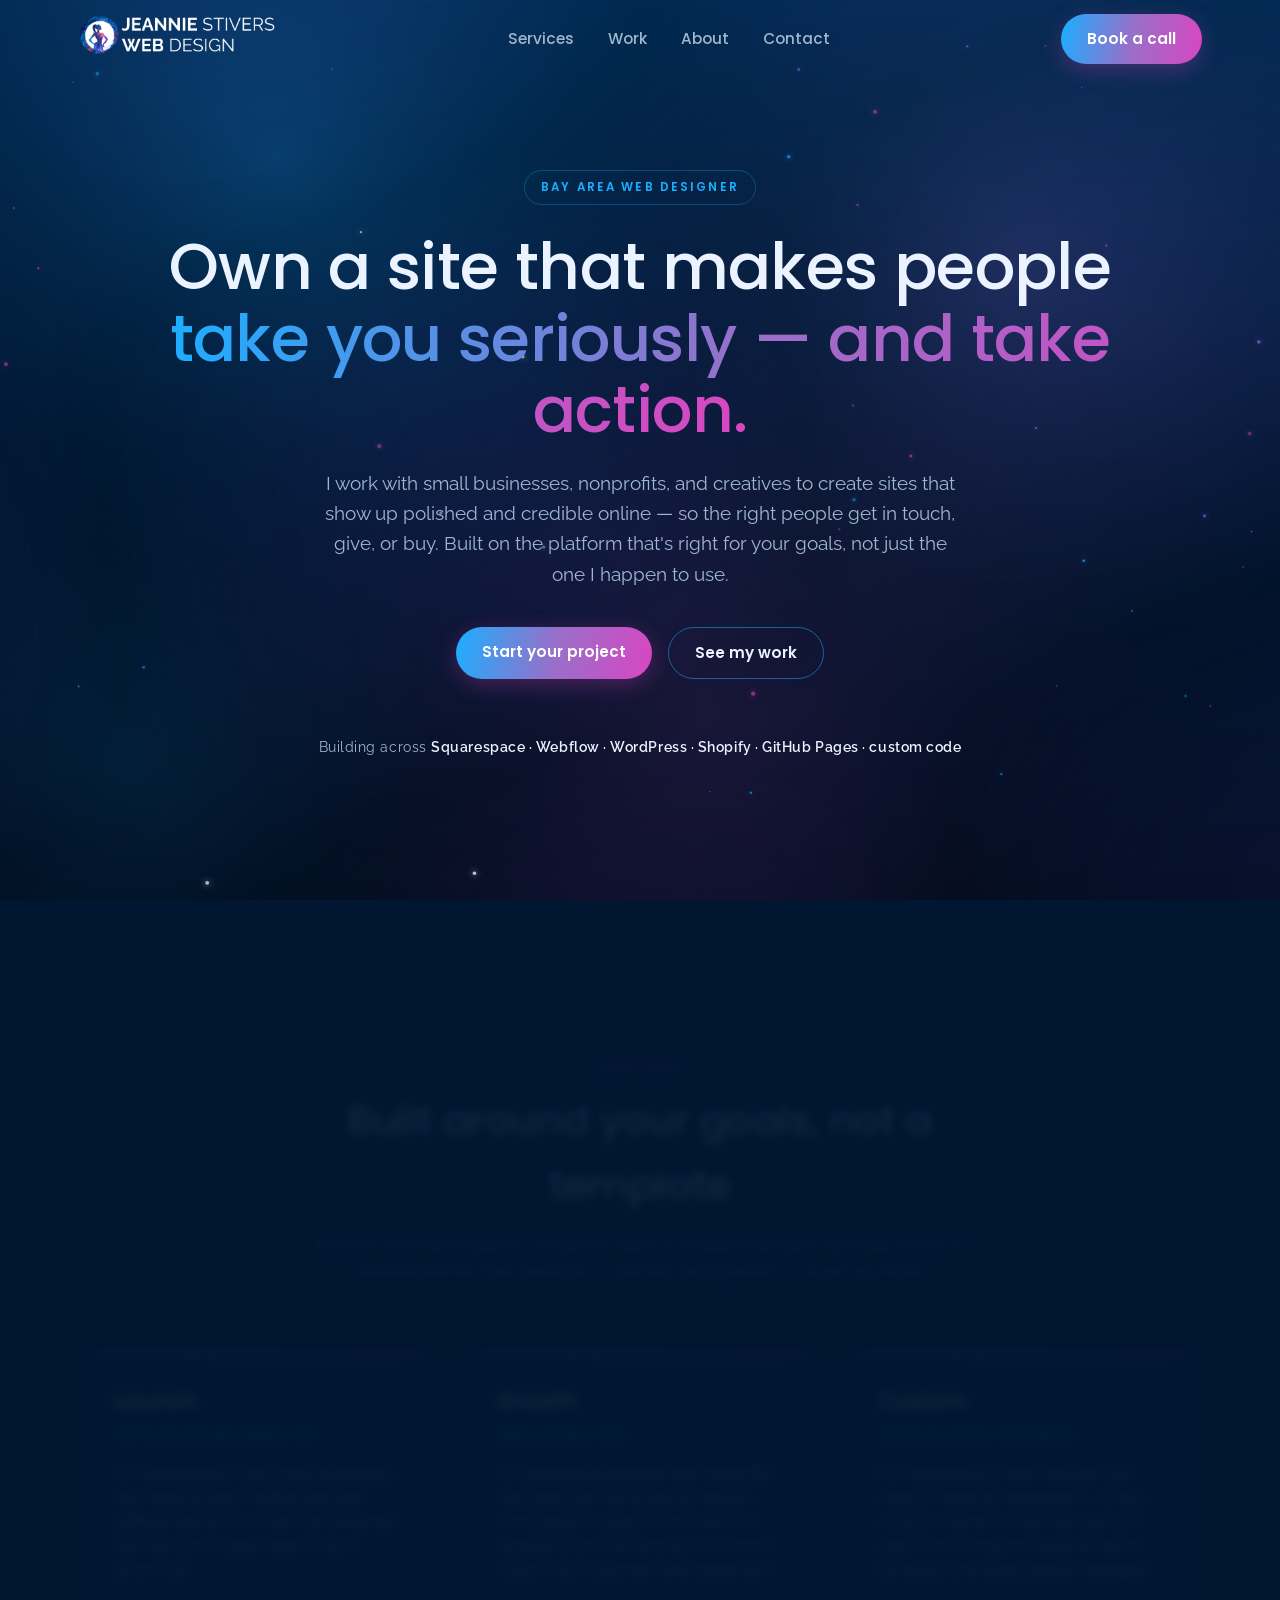
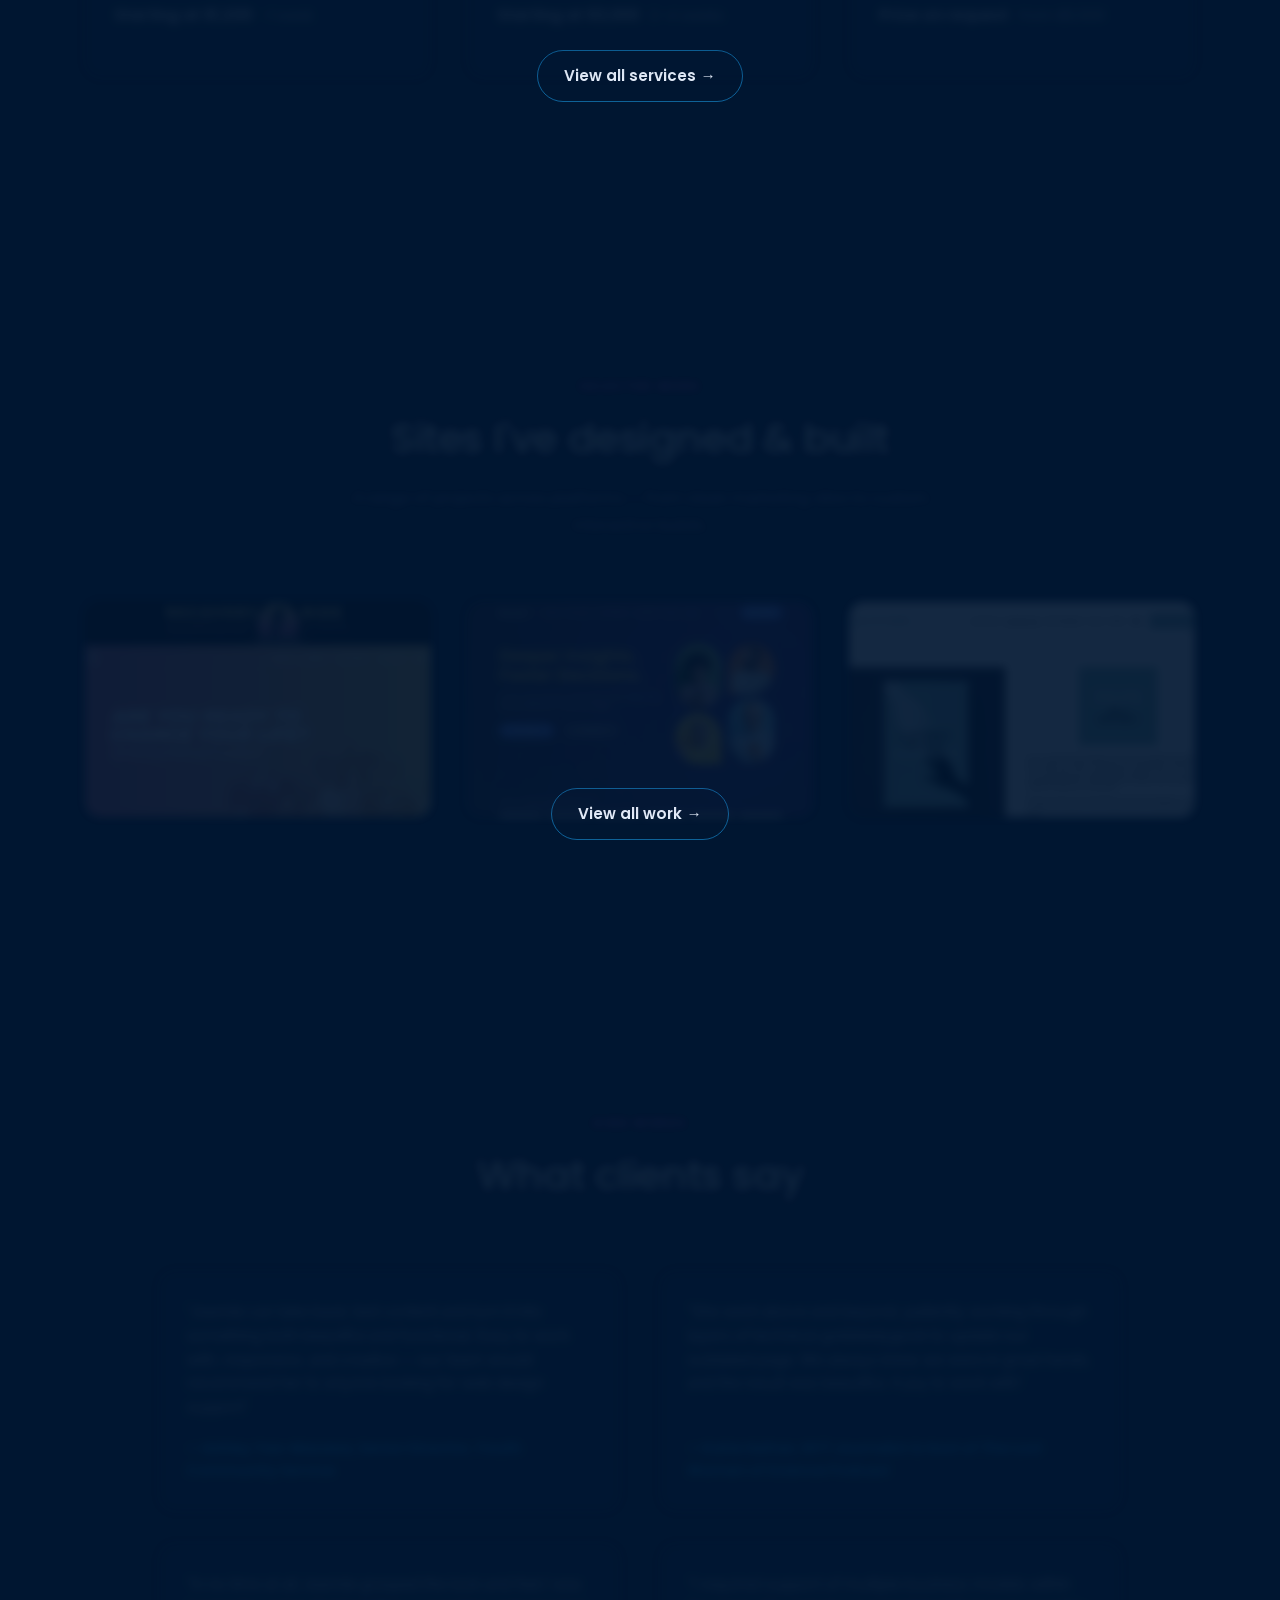
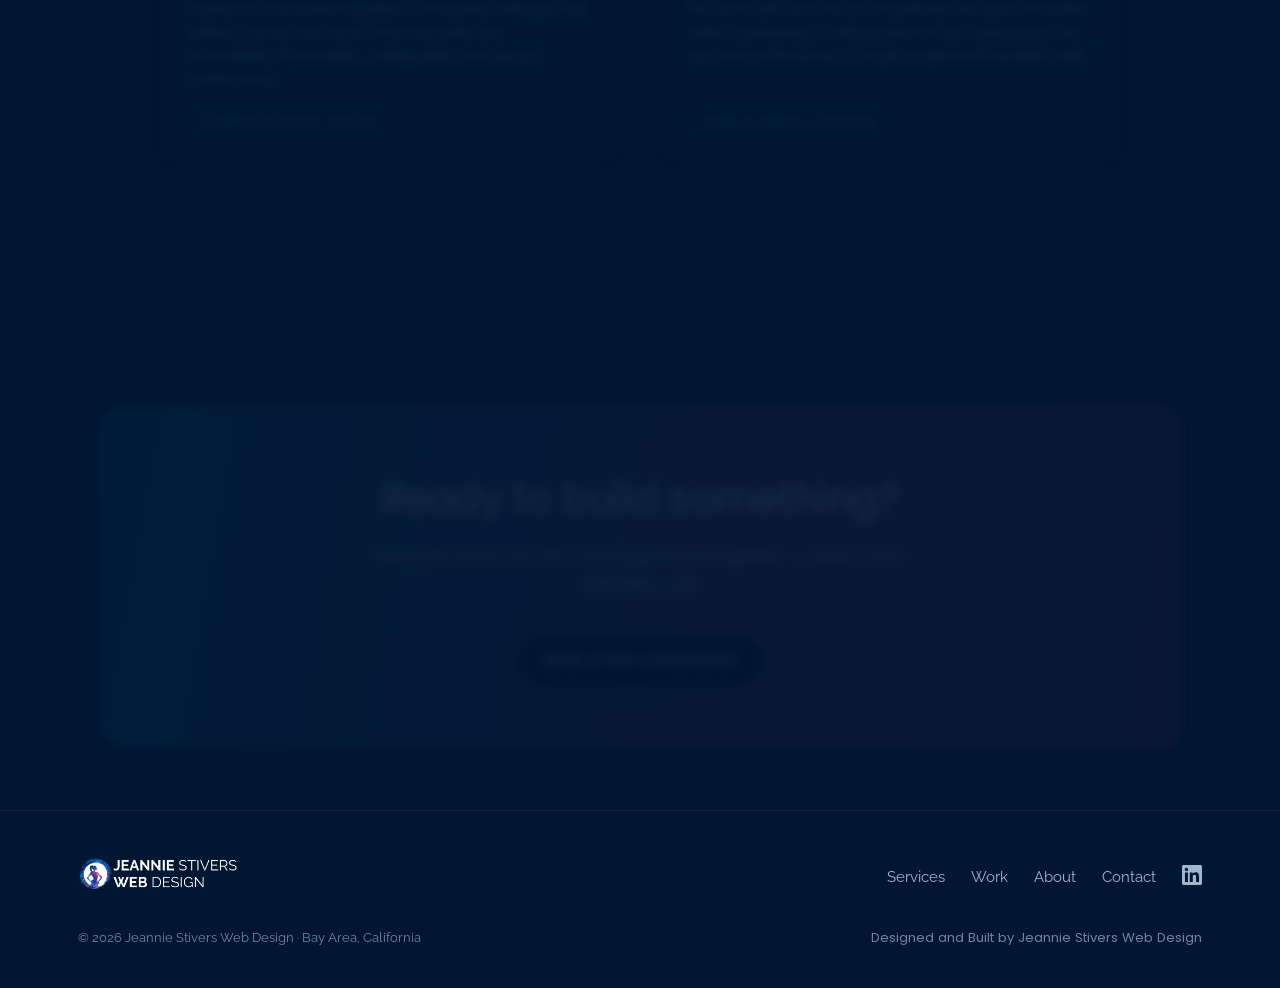
<file: index.html>
<!DOCTYPE html>
<html lang="en">
<head>
<meta charset="UTF-8">
<meta name="viewport" content="width=device-width, initial-scale=1.0">
<title>Bay Area Web Designer for Restaurants, Retail & Small Business</title>
<meta name="description" content="Jeannie Stivers Web Design builds polished sites for restaurants, retail shops, nonprofits, and creatives on Squarespace, Webflow, WordPress, and Shopify.">
<link rel="preconnect" href="https://fonts.googleapis.com">
<link rel="preconnect" href="https://fonts.gstatic.com" crossorigin>
<link href="https://fonts.googleapis.com/css2?family=Poppins:wght@400;500;600;700&family=Raleway:wght@400;500;600;700&display=swap" rel="stylesheet">
<link rel="icon" type="image/png" href="favicon.png">
<link rel="apple-touch-icon" href="apple-touch-icon.png">
<meta property="og:type" content="website">
<meta property="og:site_name" content="Jeannie Stivers Web Design">
<meta property="og:title" content="Bay Area Web Designer for Restaurants, Retail & Small Business">
<meta property="og:description" content="Jeannie Stivers Web Design builds polished sites for restaurants, retail shops, nonprofits, and creatives on Squarespace, Webflow, WordPress, and Shopify.">
<meta property="og:url" content="https://jeanniestiverswebdesign.com/">
<meta property="og:image" content="https://jeanniestiverswebdesign.com/og-image.png">
<meta property="og:image:width" content="1200">
<meta property="og:image:height" content="630">
<meta name="twitter:card" content="summary_large_image">
<meta name="twitter:title" content="Bay Area Web Designer for Restaurants, Retail & Small Business">
<meta name="twitter:description" content="Jeannie Stivers Web Design builds polished sites for restaurants, retail shops, nonprofits, and creatives.">
<meta name="twitter:image" content="https://jeanniestiverswebdesign.com/og-image.png">
<link rel="stylesheet" href="styles.css">
</head>
<body>

<canvas id="water"></canvas>

<header>
  <div class="wrap nav">
    <a href="index.html"><img src="JeannieStiversWebDesign Logo wide.png" alt="Jeannie Stivers Web Design"></a>
    <ul>
      <li><a href="services.html">Services</a></li>
      <li><a href="work.html">Work</a></li>
      <li><a href="about.html">About</a></li>
      <li><a href="contact.html">Contact</a></li>
    </ul>
    <a class="btn nav-cta" href="contact.html">Book a call</a>
    <button class="nav-toggle" aria-label="Menu" aria-expanded="false">
      <span></span><span></span><span></span>
    </button>
  </div>
</header>

<section class="hero">
  <div class="wrap inner">
    <span class="eyebrow">Bay Area Web Designer</span>
    <h1>Own a site that makes people<br><span class="accent">take you seriously — and take action.</span></h1>
    <p>I work with small businesses, nonprofits, and creatives to create sites that show up polished and credible online — so the right people get in touch, give, or buy. Built on the platform that's right for your goals, not just the one I happen to use.</p>
    <div class="cta-row">
      <a class="btn" href="contact.html">Start your project</a>
      <a class="btn ghost" href="work.html">See my work</a>
    </div>
    <div class="platforms">
      Building across <strong>Squarespace · Webflow · WordPress · Shopify · GitHub Pages · custom code</strong>
    </div>
  </div>
</section>

<section class="block" id="services">
  <div class="wrap">
    <div class="sec-head">
      <span class="kicker">How I help</span>
      <h2>Built around your goals, not a template</h2>
      <p>Whether you need inquiries, donations, sales, or simply to be taken seriously online, I'll recommend the right approach — and the right platform — to get you there.</p>
    </div>
    <div class="cards">
      <div class="card">
        <h3>Launch</h3>
        <div class="for">Get found and get inquiries, fast</div>
        <p>For solopreneurs and small businesses who need to look credible and start getting inquiries — a clean, professional site that turns a quick search into a phone call.</p>
        <div class="price">Starting at $1,200 <span>· ~1 week</span></div>
      </div>
      <div class="card">
        <h3>Growth</h3>
        <div class="for">Built to bring in more</div>
        <p>For growing businesses and nonprofits that need their site to pull its weight — more pages, a blog, e-commerce or donations, and the structure to convert visitors into customers and supporters.</p>
        <div class="price">Starting at $3,000 <span>· 2–4 weeks</span></div>
      </div>
      <div class="card">
        <h3>Custom</h3>
        <div class="for">Stand out and be remembered</div>
        <p>For organizations and creatives who need to make an impression — a fully custom, interactive site that sets you apart from everyone using the same template, and keeps people engaged.</p>
        <div class="price">Price on request <span>· from $5,500</span></div>
      </div>
    </div>
    <div class="center-cta"><a class="btn ghost" href="services.html">View all services →</a></div>
  </div>
</section>

<section class="block" id="work">
  <div class="wrap">
    <div class="sec-head">
      <span class="kicker">Selected work</span>
      <h2>Sites I've designed &amp; built</h2>
      <p>A range of projects across platforms — from clean marketing sites to custom interactive builds.</p>
    </div>
    <div class="work-grid">
      <a class="work-item w1" href="https://www.castrocountryclub.org/" target="_blank" rel="noopener"><img src="images/castro-country-club.jpg" alt="Castro Country Club website" loading="lazy" onerror="this.remove()"><span class="tag">Webflow · Nonprofit</span><span class="cap">Castro Country Club<small>Nonprofit website built on Webflow</small></span></a>
      <a class="work-item w4" href="https://www.getreveal.ai/" target="_blank" rel="noopener"><img src="images/reveal-ai.jpg" alt="Reveal AI website" loading="lazy" onerror="this.remove()"><span class="tag">Webflow · Corporate</span><span class="cap">Reveal AI<small>Corporate website built on Webflow</small></span></a>
      <a class="work-item w1" href="https://www.carolestivers.com/" target="_blank" rel="noopener"><img src="images/carole-stivers.jpg" alt="Carole Stivers website" loading="lazy" onerror="this.remove()"><span class="tag">Squarespace · Author</span><span class="cap">Carole Stivers<small>Author website built on Squarespace</small></span></a>
    </div>
    <div class="center-cta"><a class="btn ghost" href="work.html">View all work →</a></div>
  </div>
</section>

<section class="block">
  <div class="wrap">
    <div class="sec-head">
      <span class="kicker">Kind words</span>
      <h2>What clients say</h2>
    </div>
    <div class="tgrid">
      <div class="tcard">
        <p>"Jeannie can take basic text content and turn it into something both beautiful and functional. Easy to work with, responsive, and creative — our team would recommend her to anyone looking for web design support."</p>
        <div class="who">— Ashley Yee-Mazawa, Senior Director, Youth Community Service</div>
      </div>
      <div class="tcard">
        <p>"She went above and beyond, patiently working through layers of technical gobbledygook to update our outdated page. We always knew we were in great hands, and the result was beautiful. A joy to work with."</p>
        <div class="who">— Katie Hafner, NYT Journalist &amp; Host of The Lost Women of Science Podcast</div>
      </div>
      <div class="tcard">
        <p>"In no time at all Jeannie grasped the look and feel I was hoping for and pulled together a smashing redesign that added a whole new level of functionality and accessibility. Personable, unflappable, and always professional."</p>
        <div class="who">— Elizabeth Percer, Author</div>
      </div>
      <div class="tcard">
        <p>"I required support of multiple business models within the same site, and she accomplished that goal smoothly while maintaining a unifying theme that's pleasing to the eye and professional. A tough assignment handled well!"</p>
        <div class="who">— Gary A. Reeve, Attorney</div>
      </div>
    </div>
  </div>
</section>

<section class="block" id="contact">
  <div class="wrap">
    <div class="cta-band">
      <h2>Ready to build something?</h2>
      <p>Not sure where you fit? Let's figure it out together — book a free discovery call.</p>
      <a class="btn" href="contact.html">Book a free consultation</a>
    </div>
  </div>
</section>

<footer>
  <div class="wrap foot">
    <a href="index.html"><img src="JeannieStiversWebDesign Logo wide.png" alt="Jeannie Stivers Web Design"></a>
    <ul>
      <li><a href="services.html">Services</a></li>
      <li><a href="work.html">Work</a></li>
      <li><a href="about.html">About</a></li>
      <li><a href="contact.html">Contact</a></li>
      <li><a href="https://www.linkedin.com/company/jeannie-stivers-web-design/" target="_blank" rel="noopener" aria-label="LinkedIn"><svg class="social-icon" viewBox="0 0 24 24" xmlns="http://www.w3.org/2000/svg"><path d="M20.447 20.452h-3.554v-5.569c0-1.328-.027-3.037-1.852-3.037-1.853 0-2.136 1.445-2.136 2.939v5.667H9.351V9h3.414v1.561h.046c.477-.9 1.637-1.85 3.37-1.85 3.601 0 4.267 2.37 4.267 5.455v6.286zM5.337 7.433a2.062 2.062 0 01-2.063-2.065 2.064 2.064 0 112.063 2.065zm1.782 13.019H3.555V9h3.564v11.452zM22.225 0H1.771C.792 0 0 .774 0 1.729v20.542C0 23.227.792 24 1.771 24h20.451C23.2 24 24 23.227 24 22.271V1.729C24 .774 23.2 0 22.222 0h.003z"/></svg></a></li>
    </ul>
    <div class="copy"><span>© 2026 Jeannie Stivers Web Design · Bay Area, California</span><span class="credit">Designed and Built by Jeannie Stivers Web Design</span></div>
  </div>
</footer>

<script src="water.js"></script>
</body>
</html>
</file>
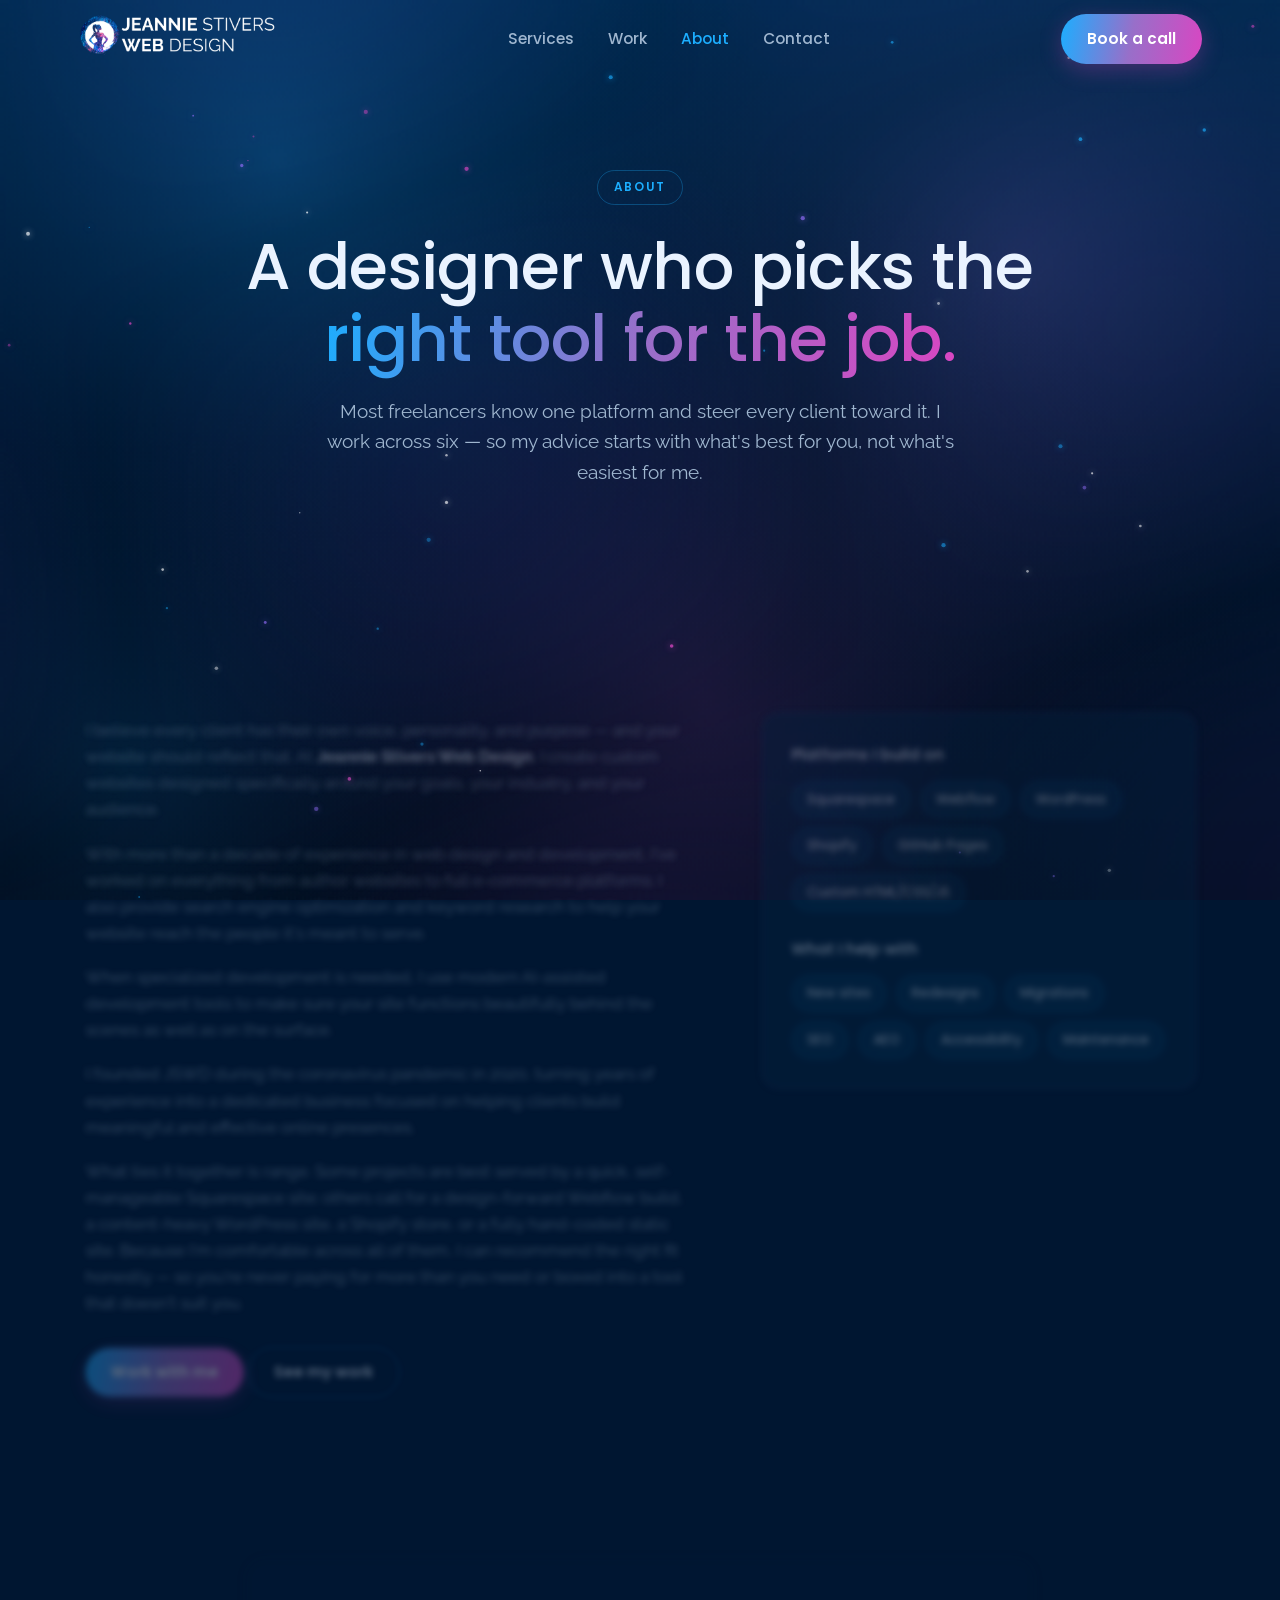
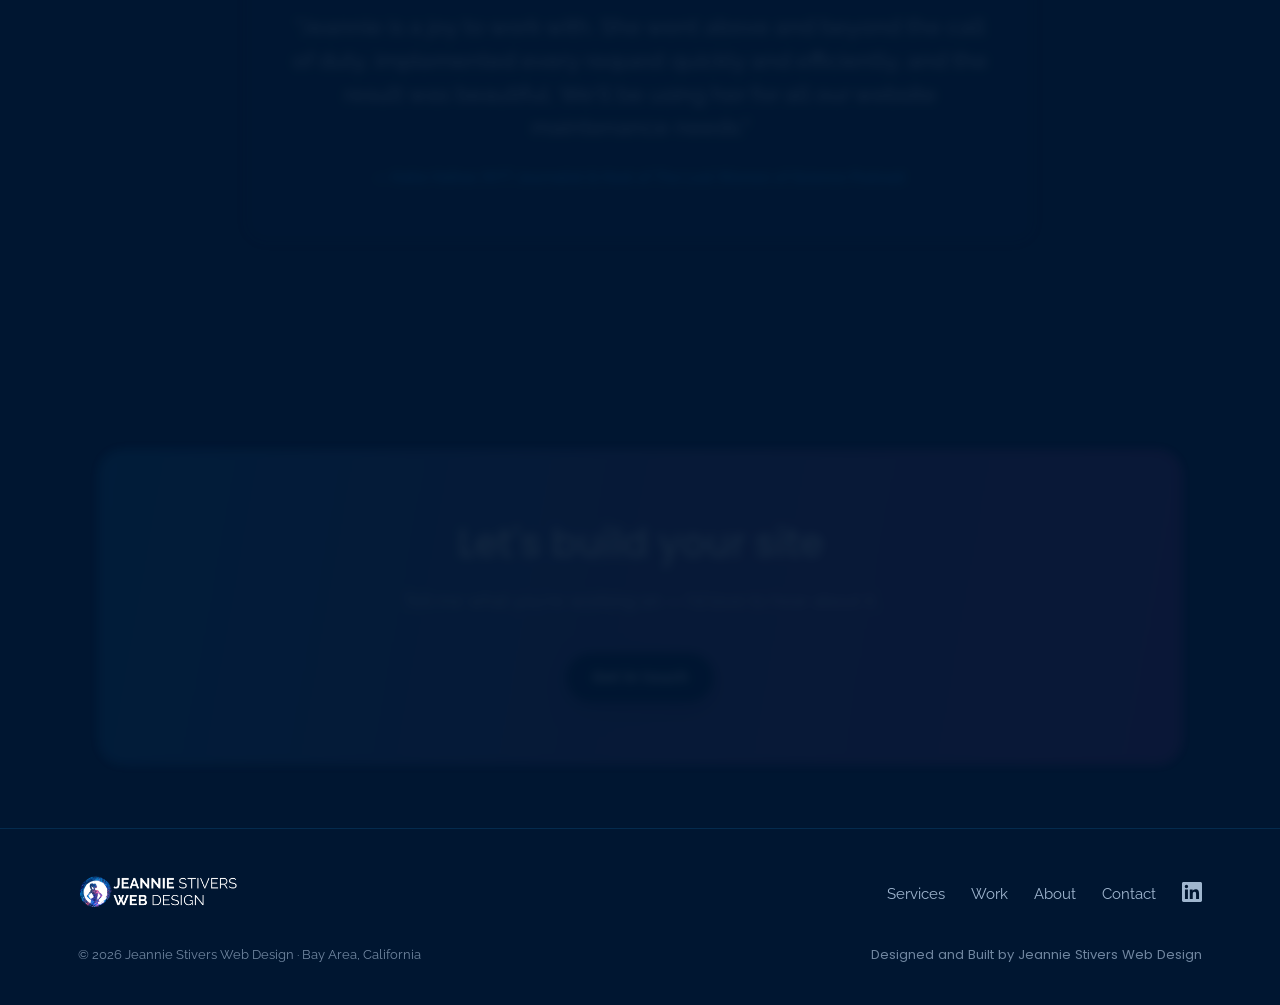
<file: about.html>
<!DOCTYPE html>
<html lang="en">
<head>
<meta charset="UTF-8">
<meta name="viewport" content="width=device-width, initial-scale=1.0">
<title>About Jeannie Stivers — Bay Area Web Designer</title>
<meta name="description" content="Meet Jeannie Stivers — a Bay Area web designer who helps restaurants, retailers, nonprofits, and authors get online with the right platform for their business.">
<link rel="preconnect" href="https://fonts.googleapis.com">
<link rel="preconnect" href="https://fonts.gstatic.com" crossorigin>
<link href="https://fonts.googleapis.com/css2?family=Poppins:wght@400;500;600;700&family=Raleway:wght@400;500;600;700&display=swap" rel="stylesheet">
<link rel="icon" type="image/png" href="favicon.png">
<link rel="apple-touch-icon" href="apple-touch-icon.png">
<meta property="og:type" content="website">
<meta property="og:site_name" content="Jeannie Stivers Web Design">
<meta property="og:title" content="About Jeannie Stivers — Bay Area Web Designer">
<meta property="og:description" content="Meet Jeannie Stivers — a Bay Area web designer who helps restaurants, retailers, nonprofits, and authors get online with the right platform for their business.">
<meta property="og:url" content="https://jeanniestiverswebdesign.com/about.html">
<meta property="og:image" content="https://jeanniestiverswebdesign.com/og-image.png">
<meta property="og:image:width" content="1200">
<meta property="og:image:height" content="630">
<meta name="twitter:card" content="summary_large_image">
<meta name="twitter:title" content="About Jeannie Stivers — Bay Area Web Designer">
<meta name="twitter:description" content="Bay Area web designer who helps restaurants, retailers, nonprofits, and authors get online with the right platform.">
<meta name="twitter:image" content="https://jeanniestiverswebdesign.com/og-image.png">
<link rel="stylesheet" href="styles.css">
</head>
<body>

<canvas id="water"></canvas>

<header>
  <div class="wrap nav">
    <a href="index.html"><img src="JeannieStiversWebDesign Logo wide.png" alt="Jeannie Stivers Web Design"></a>
    <ul>
      <li><a href="services.html">Services</a></li>
      <li><a href="work.html">Work</a></li>
      <li><a href="about.html" class="active">About</a></li>
      <li><a href="contact.html">Contact</a></li>
    </ul>
    <a class="btn nav-cta" href="contact.html">Book a call</a>
    <button class="nav-toggle" aria-label="Menu" aria-expanded="false">
      <span></span><span></span><span></span>
    </button>
  </div>
</header>

<section class="hero short">
  <div class="wrap inner">
    <span class="eyebrow">About</span>
    <h1>A designer who picks the<br><span class="accent">right tool for the job.</span></h1>
    <p>Most freelancers know one platform and steer every client toward it. I work across six — so my advice starts with what's best for you, not what's easiest for me.</p>
  </div>
</section>

<section class="block tight">
  <div class="wrap">
    <div class="about-grid">
      <div>
        <p>I believe every client has their own voice, personality, and purpose — and your website should reflect that. At <strong>Jeannie Stivers Web Design</strong>, I create custom websites designed specifically around your goals, your industry, and your audience.</p>
        <p>With more than a decade of experience in web design and development, I've worked on everything from author websites to full e-commerce platforms. I also provide search engine optimization and keyword research to help your website reach the people it's meant to serve.</p>
        <p>When specialized development is needed, I use modern AI-assisted development tools to make sure your site functions beautifully behind the scenes as well as on the surface.</p>
        <p>I founded JSWD during the coronavirus pandemic in 2020, turning years of experience into a dedicated business focused on helping clients build meaningful and effective online presences.</p>
        <p>What ties it together is range. Some projects are best served by a quick, self-manageable Squarespace site; others call for a design-forward Webflow build, a content-heavy WordPress site, a Shopify store, or a fully hand-coded static site. Because I'm comfortable across all of them, I can recommend the right fit honestly — so you're never paying for more than you need or boxed into a tool that doesn't suit you.</p>
        <div class="cta-row" style="justify-content:flex-start;margin-top:30px">
          <a class="btn" href="contact.html">Work with me</a>
          <a class="btn ghost" href="work.html">See my work</a>
        </div>
      </div>
      <aside class="about-side">
        <h4>Platforms I build on</h4>
        <div class="chips">
          <span class="chip">Squarespace</span>
          <span class="chip">Webflow</span>
          <span class="chip">WordPress</span>
          <span class="chip">Shopify</span>
          <span class="chip">GitHub Pages</span>
          <span class="chip">Custom HTML/CSS/JS</span>
        </div>
        <h4 style="margin-top:26px">What I help with</h4>
        <div class="chips">
          <span class="chip">New sites</span>
          <span class="chip">Redesigns</span>
          <span class="chip">Migrations</span>
          <span class="chip">SEO</span>
          <span class="chip">AEO</span>
          <span class="chip">Accessibility</span>
          <span class="chip">Maintenance</span>
        </div>
      </aside>
    </div>
  </div>
</section>

<section class="block tight">
  <div class="wrap">
    <div class="quote">
      <p>"Jeannie is a joy to work with. She went above and beyond the call of duty, implemented every request quickly and efficiently, and the result was beautiful. We'll be using her for all our website maintenance needs."</p>
      <div class="who">— Katie Hafner, NYT Journalist &amp; Host of The Lost Women of Science Podcast</div>
    </div>
  </div>
</section>

<section class="block">
  <div class="wrap">
    <div class="cta-band">
      <h2>Let's build your site</h2>
      <p>Tell me what you're working on — I'd love to hear about it.</p>
      <a class="btn" href="contact.html">Get in touch</a>
    </div>
  </div>
</section>

<footer>
  <div class="wrap foot">
    <a href="index.html"><img src="JeannieStiversWebDesign Logo wide.png" alt="Jeannie Stivers Web Design"></a>
    <ul>
      <li><a href="services.html">Services</a></li>
      <li><a href="work.html">Work</a></li>
      <li><a href="about.html">About</a></li>
      <li><a href="contact.html">Contact</a></li>
      <li><a href="https://www.linkedin.com/company/jeannie-stivers-web-design/" target="_blank" rel="noopener" aria-label="LinkedIn"><svg class="social-icon" viewBox="0 0 24 24" xmlns="http://www.w3.org/2000/svg"><path d="M20.447 20.452h-3.554v-5.569c0-1.328-.027-3.037-1.852-3.037-1.853 0-2.136 1.445-2.136 2.939v5.667H9.351V9h3.414v1.561h.046c.477-.9 1.637-1.85 3.37-1.85 3.601 0 4.267 2.37 4.267 5.455v6.286zM5.337 7.433a2.062 2.062 0 01-2.063-2.065 2.064 2.064 0 112.063 2.065zm1.782 13.019H3.555V9h3.564v11.452zM22.225 0H1.771C.792 0 0 .774 0 1.729v20.542C0 23.227.792 24 1.771 24h20.451C23.2 24 24 23.227 24 22.271V1.729C24 .774 23.2 0 22.222 0h.003z"/></svg></a></li>
    </ul>
    <div class="copy"><span>© 2026 Jeannie Stivers Web Design · Bay Area, California</span><span class="credit">Designed and Built by Jeannie Stivers Web Design</span></div>
  </div>
</footer>

<script src="water.js"></script>
</body>
</html>
</file>
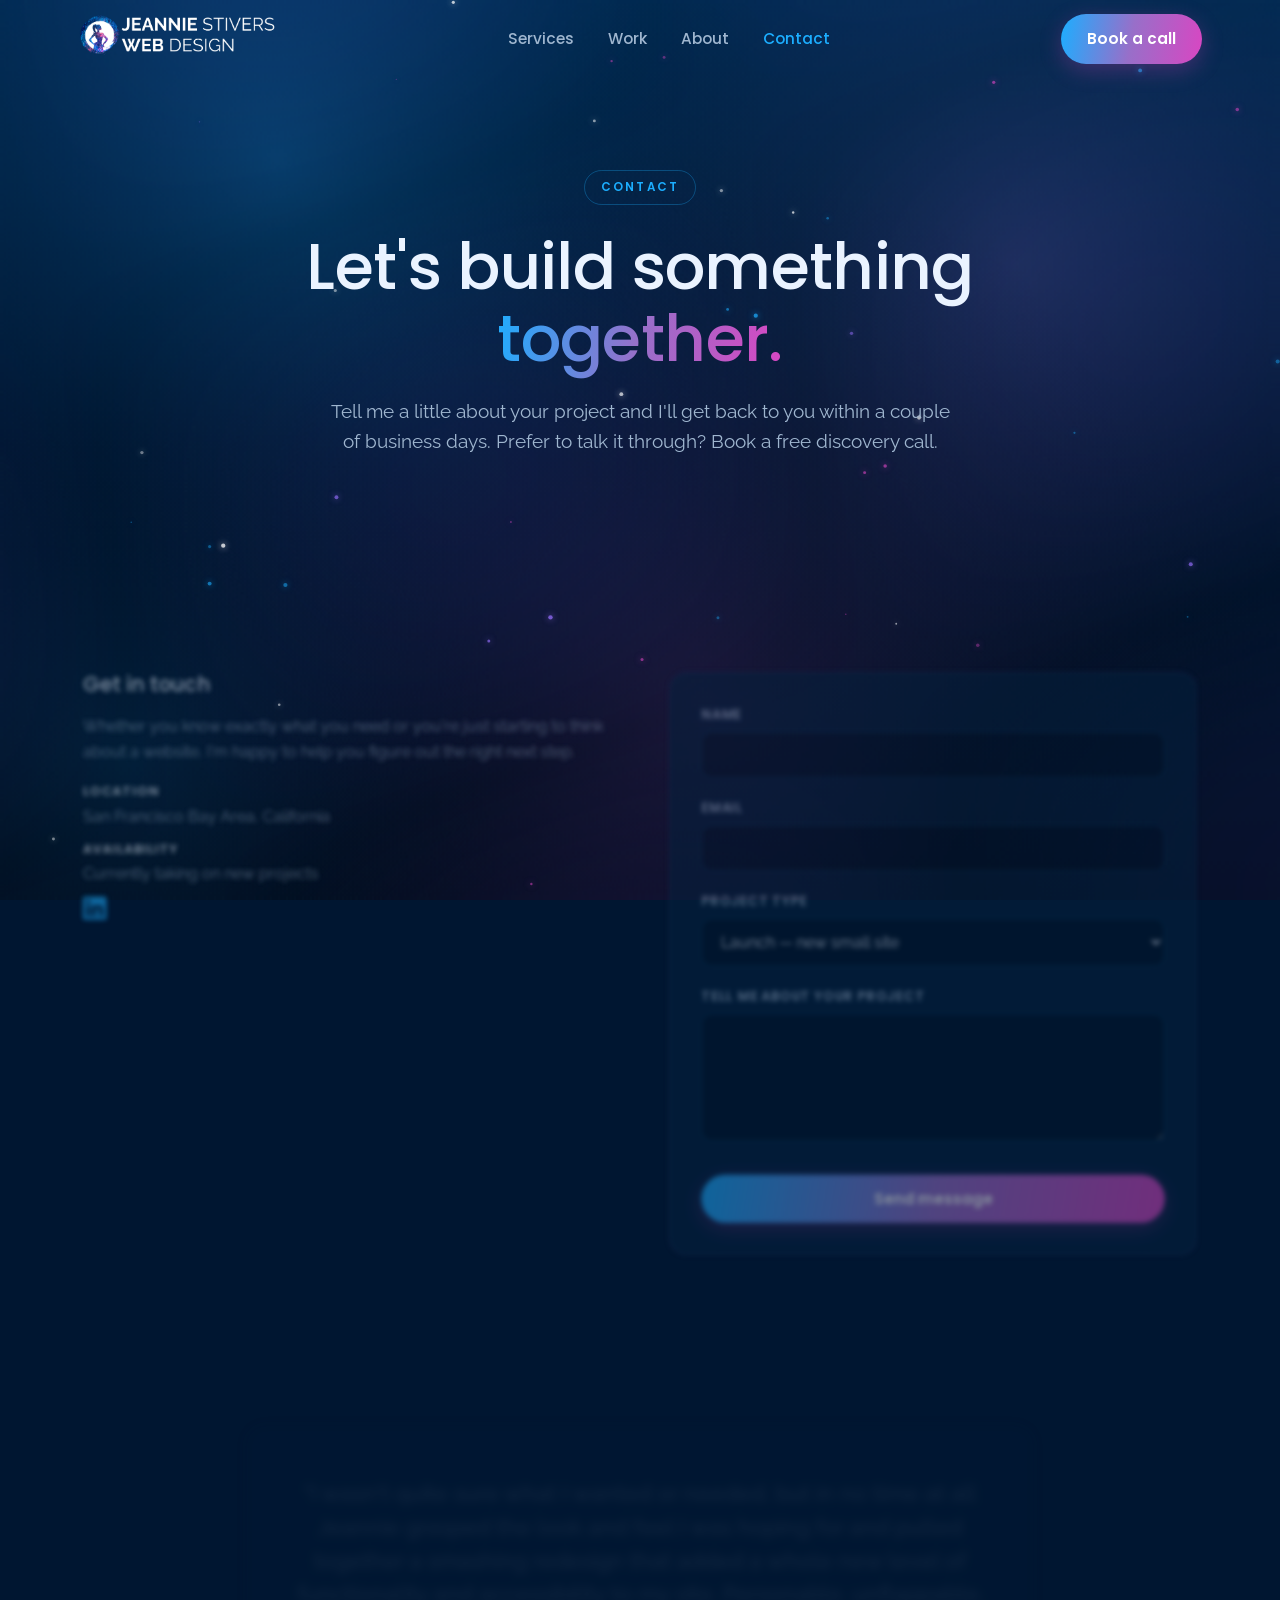
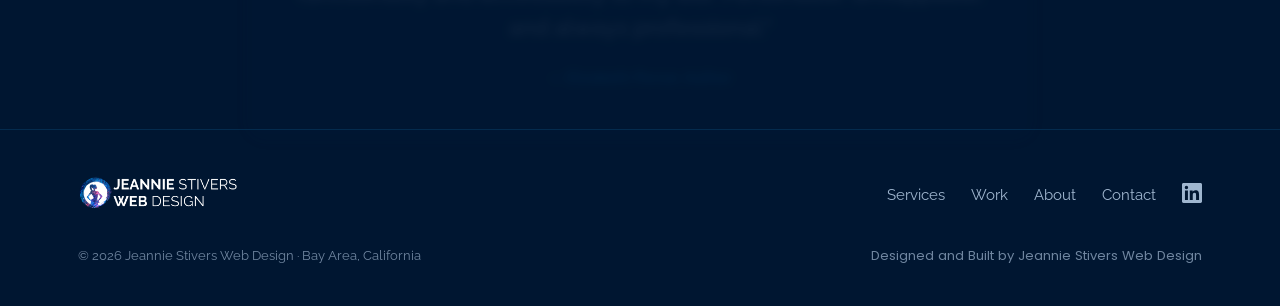
<file: contact.html>
<!DOCTYPE html>
<html lang="en">
<head>
<meta charset="UTF-8">
<meta name="viewport" content="width=device-width, initial-scale=1.0">
<title>Contact — Jeannie Stivers Web Design</title>
<meta name="description" content="Ready for a new site? Contact Jeannie Stivers Web Design for a free discovery call — serving restaurants, retail, and small businesses in the Bay Area.">
<link rel="preconnect" href="https://fonts.googleapis.com">
<link rel="preconnect" href="https://fonts.gstatic.com" crossorigin>
<link href="https://fonts.googleapis.com/css2?family=Poppins:wght@400;500;600;700&family=Raleway:wght@400;500;600;700&display=swap" rel="stylesheet">
<link rel="icon" type="image/png" href="favicon.png">
<link rel="apple-touch-icon" href="apple-touch-icon.png">
<meta property="og:type" content="website">
<meta property="og:site_name" content="Jeannie Stivers Web Design">
<meta property="og:title" content="Contact — Jeannie Stivers Web Design">
<meta property="og:description" content="Ready for a new site? Contact Jeannie Stivers Web Design for a free discovery call — serving restaurants, retail, and small businesses in the Bay Area.">
<meta property="og:url" content="https://jeanniestiverswebdesign.com/contact.html">
<meta property="og:image" content="https://jeanniestiverswebdesign.com/og-image.png">
<meta property="og:image:width" content="1200">
<meta property="og:image:height" content="630">
<meta name="twitter:card" content="summary_large_image">
<meta name="twitter:title" content="Contact — Jeannie Stivers Web Design">
<meta name="twitter:description" content="Contact Jeannie Stivers Web Design for a free discovery call — serving restaurants, retail, and small businesses.">
<meta name="twitter:image" content="https://jeanniestiverswebdesign.com/og-image.png">
<link rel="stylesheet" href="styles.css">
</head>
<body>

<canvas id="water"></canvas>

<header>
  <div class="wrap nav">
    <a href="index.html"><img src="JeannieStiversWebDesign Logo wide.png" alt="Jeannie Stivers Web Design"></a>
    <ul>
      <li><a href="services.html">Services</a></li>
      <li><a href="work.html">Work</a></li>
      <li><a href="about.html">About</a></li>
      <li><a href="contact.html" class="active">Contact</a></li>
    </ul>
    <a class="btn nav-cta" href="contact.html">Book a call</a>
    <button class="nav-toggle" aria-label="Menu" aria-expanded="false">
      <span></span><span></span><span></span>
    </button>
  </div>
</header>

<section class="hero short">
  <div class="wrap inner">
    <span class="eyebrow">Contact</span>
    <h1>Let's build something<br><span class="accent">together.</span></h1>
    <p>Tell me a little about your project and I'll get back to you within a couple of business days. Prefer to talk it through? Book a free discovery call.</p>
  </div>
</section>

<section class="block tight">
  <div class="wrap">
    <div class="contact-grid">
      <div class="contact-info">
        <h3>Get in touch</h3>
        <p>Whether you know exactly what you need or you're just starting to think about a website, I'm happy to help you figure out the right next step.</p>
        <span class="detail"><strong>Location</strong>San Francisco Bay Area, California</span>
        <span class="detail"><strong>Availability</strong>Currently taking on new projects</span>
        <a href="https://www.linkedin.com/company/jeannie-stivers-web-design/" target="_blank" rel="noopener" aria-label="LinkedIn"><svg class="social-icon contact-social" viewBox="0 0 24 24" xmlns="http://www.w3.org/2000/svg"><path d="M20.447 20.452h-3.554v-5.569c0-1.328-.027-3.037-1.852-3.037-1.853 0-2.136 1.445-2.136 2.939v5.667H9.351V9h3.414v1.561h.046c.477-.9 1.637-1.85 3.37-1.85 3.601 0 4.267 2.37 4.267 5.455v6.286zM5.337 7.433a2.062 2.062 0 01-2.063-2.065 2.064 2.064 0 112.063 2.065zm1.782 13.019H3.555V9h3.564v11.452zM22.225 0H1.771C.792 0 0 .774 0 1.729v20.542C0 23.227.792 24 1.771 24h20.451C23.2 24 24 23.227 24 22.271V1.729C24 .774 23.2 0 22.222 0h.003z"/></svg></a>
      </div>

      <!-- Web3Forms: paste your access key below (get one free at https://web3forms.com). Works on any static host. -->
      <form class="contact" method="POST" action="https://api.web3forms.com/submit">
        <input type="hidden" name="access_key" value="6a796729-599f-4434-abd2-4257faa5247b">
        <input type="hidden" name="subject" value="New inquiry from jeanniestiverswebdesign.com">
        <input type="hidden" name="from_name" value="Jeannie Stivers Web Design">
        <input type="hidden" name="redirect" value="https://jeanniestiverswebdesign.com/thanks.html">
        <input type="checkbox" name="botcheck" style="display:none" tabindex="-1" autocomplete="off">
        <div class="field">
          <label for="name">Name</label>
          <input type="text" id="name" name="name" required>
        </div>
        <div class="field">
          <label for="email">Email</label>
          <input type="email" id="email" name="email" required>
        </div>
        <div class="field">
          <label for="project">Project type</label>
          <select id="project" name="project">
            <option>Launch — new small site</option>
            <option>Growth — larger build</option>
            <option>Custom — fully custom project</option>
            <option>Redesign or migration</option>
            <option>Add-on or maintenance</option>
            <option>Not sure yet</option>
          </select>
        </div>
        <div class="field">
          <label for="message">Tell me about your project</label>
          <textarea id="message" name="message" required></textarea>
        </div>
        <button class="btn" type="submit">Send message</button>
      </form>
    </div>
  </div>
</section>

<section class="block tight">
  <div class="wrap">
    <div class="quote">
      <p>"I wasn't quite sure what I wanted or needed, but in no time at all Jeannie grasped the look and feel I was hoping for and pulled together a smashing redesign that added a whole new level of functionality and accessibility to my site. Personable, unflappable, and always professional."</p>
      <div class="who">— Elizabeth Percer, Author</div>
    </div>
  </div>
</section>

<footer>
  <div class="wrap foot">
    <a href="index.html"><img src="JeannieStiversWebDesign Logo wide.png" alt="Jeannie Stivers Web Design"></a>
    <ul>
      <li><a href="services.html">Services</a></li>
      <li><a href="work.html">Work</a></li>
      <li><a href="about.html">About</a></li>
      <li><a href="contact.html">Contact</a></li>
      <li><a href="https://www.linkedin.com/company/jeannie-stivers-web-design/" target="_blank" rel="noopener" aria-label="LinkedIn"><svg class="social-icon" viewBox="0 0 24 24" xmlns="http://www.w3.org/2000/svg"><path d="M20.447 20.452h-3.554v-5.569c0-1.328-.027-3.037-1.852-3.037-1.853 0-2.136 1.445-2.136 2.939v5.667H9.351V9h3.414v1.561h.046c.477-.9 1.637-1.85 3.37-1.85 3.601 0 4.267 2.37 4.267 5.455v6.286zM5.337 7.433a2.062 2.062 0 01-2.063-2.065 2.064 2.064 0 112.063 2.065zm1.782 13.019H3.555V9h3.564v11.452zM22.225 0H1.771C.792 0 0 .774 0 1.729v20.542C0 23.227.792 24 1.771 24h20.451C23.2 24 24 23.227 24 22.271V1.729C24 .774 23.2 0 22.222 0h.003z"/></svg></a></li>
    </ul>
    <div class="copy"><span>© 2026 Jeannie Stivers Web Design · Bay Area, California</span><span class="credit">Designed and Built by Jeannie Stivers Web Design</span></div>
  </div>
</footer>

<script src="water.js"></script>
</body>
</html>
</file>
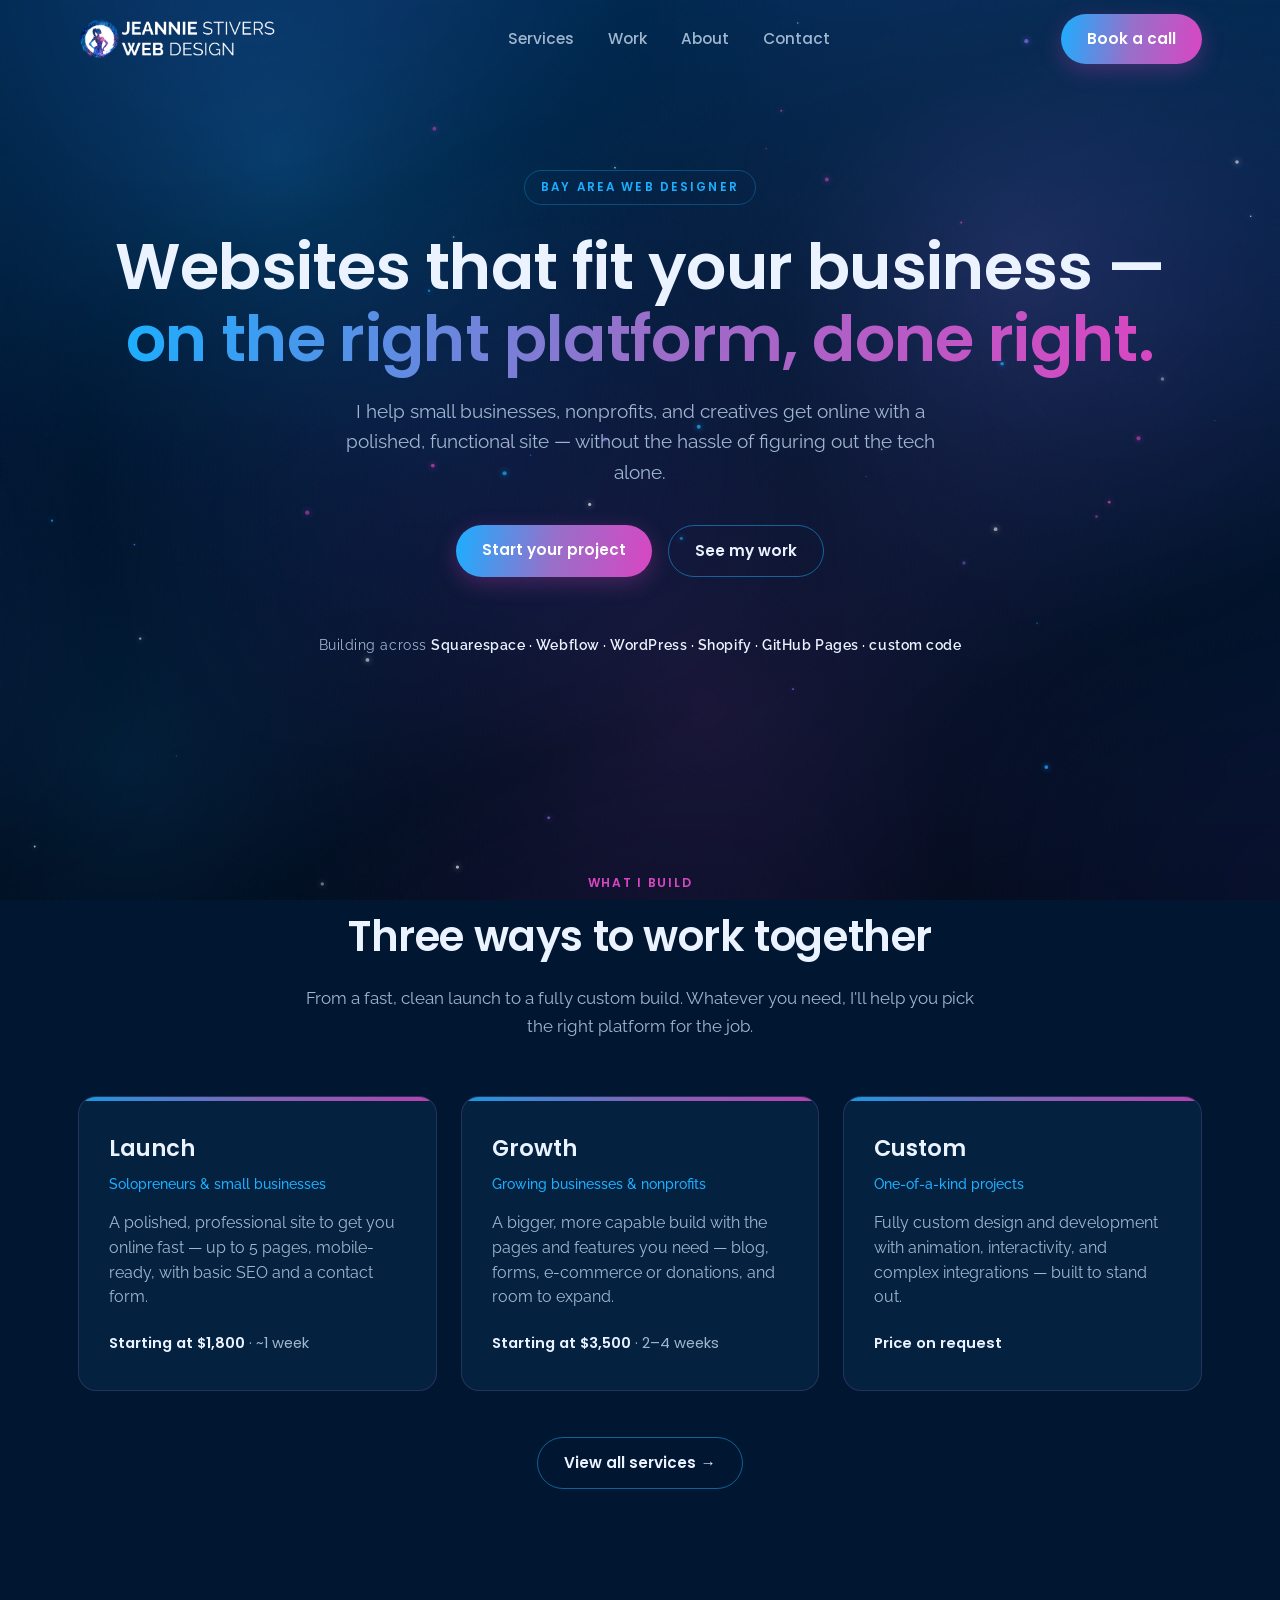
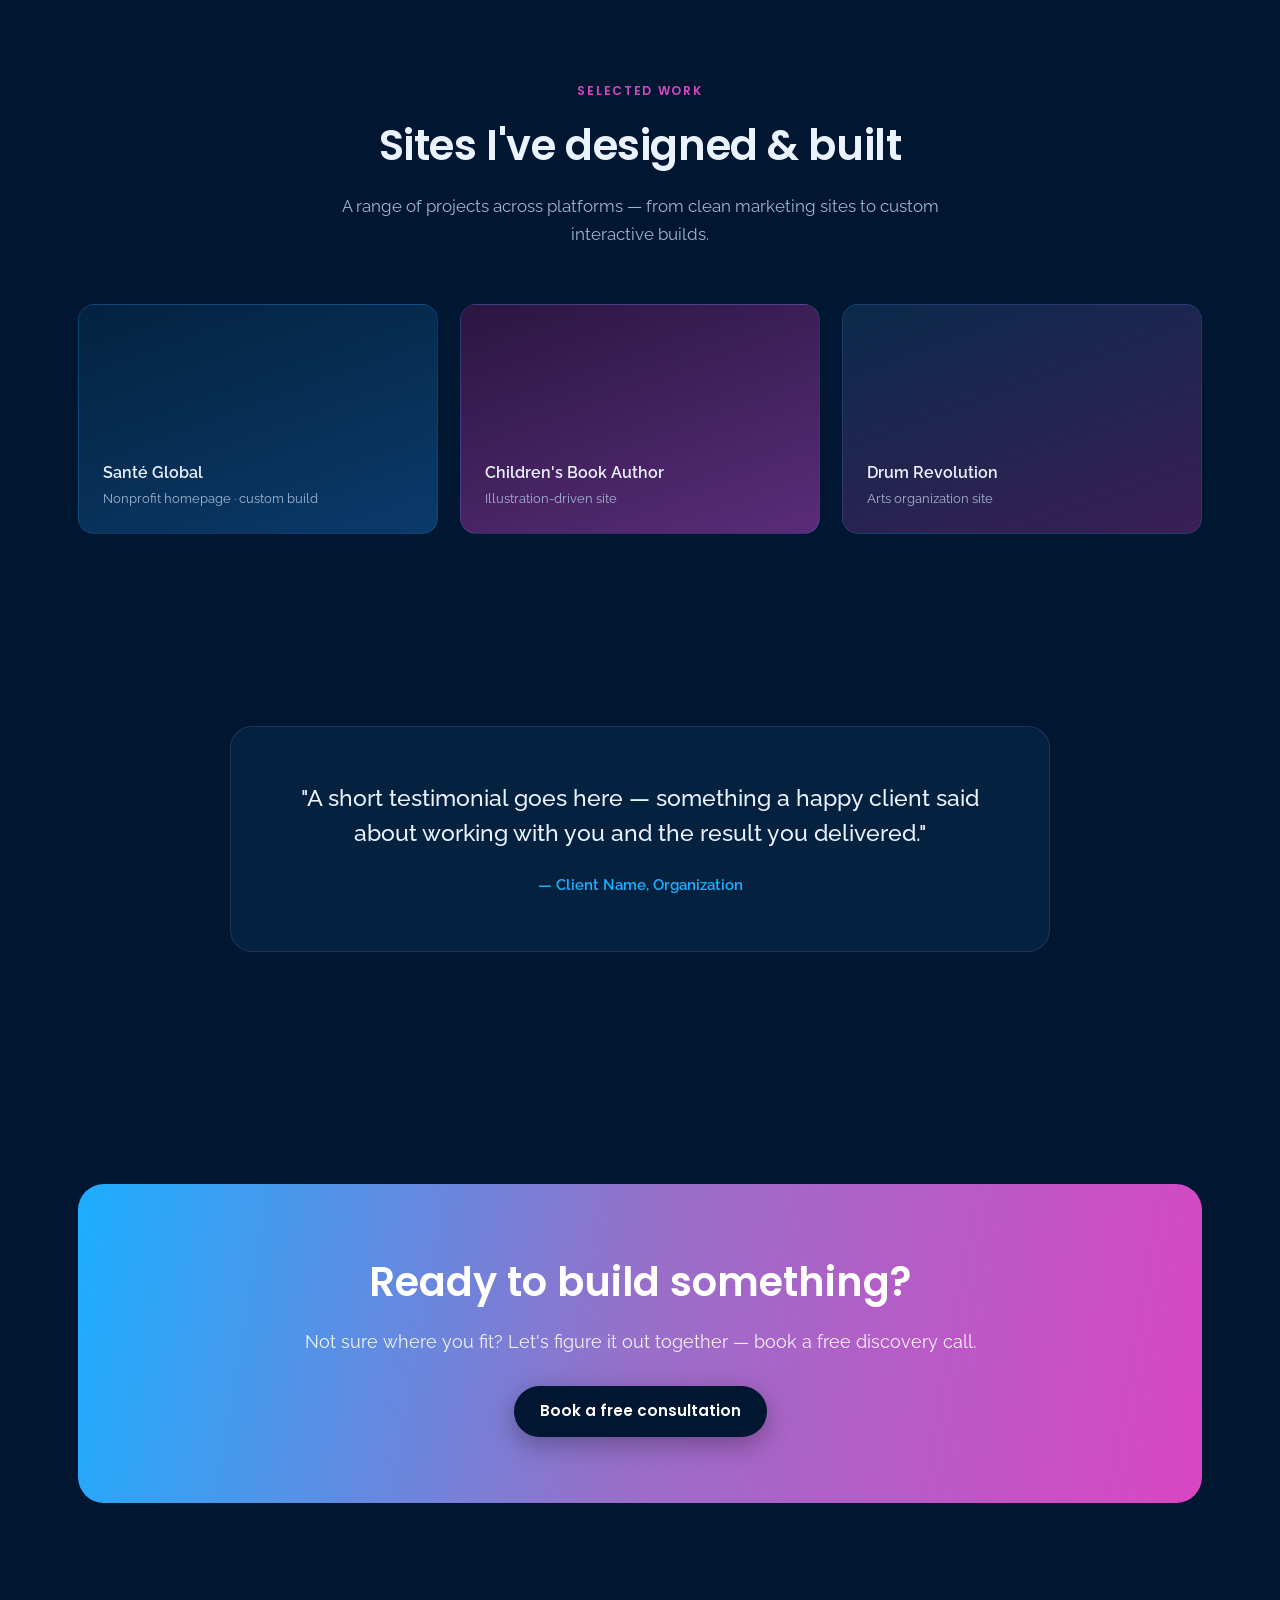
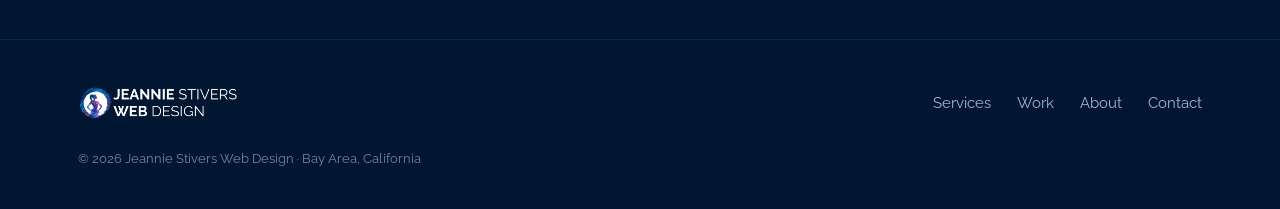
<file: index-mockup.html>
<!DOCTYPE html>
<html lang="en">
<head>
<meta charset="UTF-8">
<meta name="viewport" content="width=device-width, initial-scale=1.0">
<title>Jeannie Stivers Web Design</title>
<link rel="preconnect" href="https://fonts.googleapis.com">
<link rel="preconnect" href="https://fonts.gstatic.com" crossorigin>
<link href="https://fonts.googleapis.com/css2?family=Poppins:wght@400;500;600;700&family=Raleway:wght@400;500;600;700&display=swap" rel="stylesheet">
<style>
  :root{
    --navy:#001631;
    --navy-2:#04223f;
    --blue:#1CAEFF;
    --magenta:#D946C2;
    --purple:#986FC9;
    --ink:#eaf3ff;
    --muted:#9fb6cf;
    --grad:linear-gradient(100deg,#1CAEFF 0%,#986FC9 50%,#D946C2 100%);
  }
  *{margin:0;padding:0;box-sizing:border-box}
  html{scroll-behavior:smooth;scroll-padding-top:86px}
  body{
    font-family:'Raleway',system-ui,-apple-system,sans-serif;
    background:var(--navy);
    color:var(--ink);
    line-height:1.6;
    position:relative;
  }
  h1,h2,h3,.btn,.eyebrow,.kicker,.nav ul,.card .price{font-family:'Poppins',sans-serif}
  a{color:inherit;text-decoration:none}
  .wrap{max-width:1180px;margin:0 auto;padding:0 28px}

  /* NAV */
  header{
    position:fixed;top:0;left:0;right:0;z-index:50;
    background:transparent;
    border-bottom:1px solid transparent;
    transition:background .3s ease,backdrop-filter .3s ease,border-color .3s ease;
  }
  header.scrolled{
    background:rgba(0,16,33,.92);
    backdrop-filter:blur(10px);
    border-bottom:1px solid rgba(28,174,255,.16);
  }
  .nav{display:flex;align-items:center;justify-content:space-between;height:78px}
  .nav img{height:42px;width:auto}
  .nav ul{display:flex;gap:34px;list-style:none;font-weight:500;font-size:.96rem}
  .nav ul a{color:var(--muted);transition:color .2s}
  .nav ul a:hover{color:var(--blue)}
  .btn{
    display:inline-block;padding:13px 26px;border-radius:40px;
    font-weight:600;font-size:.95rem;cursor:pointer;border:none;
    background:var(--grad);color:#fff;
    box-shadow:0 6px 22px rgba(217,70,194,.28);
    transition:transform .2s,box-shadow .2s;
  }
  .btn:hover{transform:translateY(-2px);box-shadow:0 10px 30px rgba(28,174,255,.4)}
  .btn.ghost{background:transparent;border:1.5px solid rgba(28,174,255,.5);box-shadow:none;color:var(--ink)}
  .btn.ghost:hover{border-color:var(--magenta);background:rgba(217,70,194,.08)}

  /* HAMBURGER */
  .nav-toggle{
    display:none;flex-direction:column;justify-content:center;gap:5px;
    width:32px;height:30px;background:none;border:none;cursor:pointer;padding:0;
  }
  .nav-toggle span{display:block;height:2.5px;width:100%;background:var(--ink);border-radius:2px;transition:transform .3s ease,opacity .2s ease}
  .nav-toggle.open span:nth-child(1){transform:translateY(7.5px) rotate(45deg)}
  .nav-toggle.open span:nth-child(2){opacity:0}
  .nav-toggle.open span:nth-child(3){transform:translateY(-7.5px) rotate(-45deg)}

  /* RIPPLING WATER BACKGROUND */
  #water{position:fixed;top:0;left:0;width:100%;height:100%;z-index:0;pointer-events:none;display:block}
  section,footer{position:relative;z-index:1}

  /* HERO */
  .hero{position:relative;padding:170px 0 120px;text-align:center}
  .hero .inner{position:relative;z-index:2}
  .eyebrow{
    display:inline-block;letter-spacing:.18em;text-transform:uppercase;
    font-size:.74rem;font-weight:600;color:var(--blue);
    border:1px solid rgba(28,174,255,.3);border-radius:30px;padding:7px 16px;margin-bottom:26px;
  }
  .hero h1{
    font-size:clamp(2.4rem,5.2vw,4rem);line-height:1.12;font-weight:600;
    letter-spacing:-.01em;margin-bottom:22px;
  }
  .hero h1 .accent{
    background:var(--grad);-webkit-background-clip:text;background-clip:text;color:transparent;
  }
  .hero p{max-width:640px;margin:0 auto 38px;font-size:1.18rem;color:var(--muted)}
  .hero .cta-row{display:flex;gap:16px;justify-content:center;flex-wrap:wrap}
  .platforms{margin-top:58px;color:var(--muted);font-size:.85rem;letter-spacing:.04em}
  .platforms strong{color:var(--ink);font-weight:600}

  /* SECTION SHARED */
  section.block{padding:96px 0}
  .sec-head{text-align:center;max-width:680px;margin:0 auto 56px}
  .sec-head h2{font-size:clamp(1.9rem,3.6vw,2.6rem);font-weight:600;letter-spacing:-.01em;margin-bottom:14px}
  .sec-head p{color:var(--muted);font-size:1.08rem}
  .kicker{color:var(--magenta);font-weight:600;letter-spacing:.14em;text-transform:uppercase;font-size:.76rem;display:block;margin-bottom:12px}

  /* SERVICES CARDS */
  .cards{display:grid;grid-template-columns:repeat(3,1fr);gap:24px}
  .card{
    background:var(--navy-2);border:1px solid rgba(152,111,201,.22);
    border-radius:18px;padding:34px 30px;transition:transform .25s,border-color .25s,box-shadow .25s;
    position:relative;overflow:hidden;
  }
  .card::before{content:"";position:absolute;inset:0 0 auto 0;height:4px;background:var(--grad);opacity:.85}
  .card:hover{transform:translateY(-7px);border-color:rgba(28,174,255,.55);box-shadow:0 18px 40px rgba(0,0,0,.4)}
  .card h3{font-size:1.4rem;margin-bottom:6px;font-weight:600}
  .card .for{color:var(--blue);font-size:.86rem;font-weight:500;margin-bottom:16px}
  .card p{color:var(--muted);font-size:.97rem;margin-bottom:22px}
  .card .price{font-size:.92rem;color:var(--ink);font-weight:600}
  .card .price span{color:var(--muted);font-weight:400}
  .center-cta{text-align:center;margin-top:46px}

  /* WORK */
  .work-grid{display:grid;grid-template-columns:repeat(3,1fr);gap:22px}
  .work-item{
    border-radius:16px;height:230px;position:relative;overflow:hidden;
    display:flex;align-items:flex-end;padding:24px;
    border:1px solid rgba(28,174,255,.18);
  }
  .work-item.w1{background:linear-gradient(160deg,#04223f,#0a3a6b)}
  .work-item.w2{background:linear-gradient(160deg,#2a1640,#5a2c7a)}
  .work-item.w3{background:linear-gradient(160deg,#0a2a4a,#3a1f55)}
  .work-item span{position:relative;z-index:2;font-weight:600}
  .work-item small{display:block;color:var(--muted);font-weight:400;font-size:.82rem;margin-top:3px}

  /* TESTIMONIAL */
  .quote{
    max-width:820px;margin:0 auto;text-align:center;
    background:var(--navy-2);border:1px solid rgba(152,111,201,.22);
    border-radius:22px;padding:54px 44px;
  }
  .quote p{font-size:1.45rem;font-weight:500;line-height:1.5;margin-bottom:22px}
  .quote .who{color:var(--blue);font-weight:600;font-size:.95rem}

  /* CTA BAND */
  .cta-band{text-align:center;background:var(--grad);border-radius:26px;padding:66px 40px;margin:40px 0}
  .cta-band h2{font-size:clamp(1.8rem,3.4vw,2.5rem);font-weight:600;margin-bottom:14px;color:#fff}
  .cta-band p{color:rgba(255,255,255,.9);font-size:1.1rem;margin-bottom:30px}
  .cta-band .btn{background:#001631;box-shadow:0 8px 26px rgba(0,0,0,.3)}
  .cta-band .btn:hover{background:#04223f}

  /* FOOTER */
  footer{border-top:1px solid rgba(28,174,255,.14);padding:46px 0 40px;color:var(--muted)}
  .foot{display:flex;justify-content:space-between;align-items:center;flex-wrap:wrap;gap:20px}
  .foot img{height:34px}
  .foot ul{display:flex;gap:26px;list-style:none;font-size:.92rem}
  .foot ul a:hover{color:var(--blue)}
  .foot .copy{width:100%;font-size:.82rem;opacity:.7;padding-top:8px}

  @media(max-width:860px){
    .nav-toggle{display:flex}
    .nav-cta{display:none}
    .nav ul{
      position:absolute;top:78px;left:0;right:0;
      flex-direction:column;gap:0;display:none;
      background:rgba(0,16,33,.97);backdrop-filter:blur(12px);
      border-bottom:1px solid rgba(28,174,255,.16);
      padding:6px 0;
    }
    .nav ul.open{display:flex}
    .nav ul li{width:100%}
    .nav ul a{display:block;padding:15px 28px;font-size:1.05rem}
    .cards,.work-grid{grid-template-columns:1fr}
  }
</style>
</head>
<body>

<canvas id="water"></canvas>

<header>
  <div class="wrap nav">
    <img src="JeannieStiversWebDesign Logo wide.png" alt="Jeannie Stivers Web Design">
    <ul>
      <li><a href="#services">Services</a></li>
      <li><a href="#work">Work</a></li>
      <li><a href="#about">About</a></li>
      <li><a href="#contact">Contact</a></li>
    </ul>
    <a class="btn nav-cta" href="#contact">Book a call</a>
    <button class="nav-toggle" aria-label="Menu" aria-expanded="false">
      <span></span><span></span><span></span>
    </button>
  </div>
</header>

<section class="hero">
  <div class="wrap inner">
    <span class="eyebrow">Bay Area Web Designer</span>
    <h1>Websites that fit your business —<br><span class="accent">on the right platform, done right.</span></h1>
    <p>I help small businesses, nonprofits, and creatives get online with a polished, functional site — without the hassle of figuring out the tech alone.</p>
    <div class="cta-row">
      <a class="btn" href="#contact">Start your project</a>
      <a class="btn ghost" href="#work">See my work</a>
    </div>
    <div class="platforms">
      Building across <strong>Squarespace · Webflow · WordPress · Shopify · GitHub Pages · custom code</strong>
    </div>
  </div>
</section>

<section class="block" id="services">
  <div class="wrap">
    <div class="sec-head">
      <span class="kicker">What I build</span>
      <h2>Three ways to work together</h2>
      <p>From a fast, clean launch to a fully custom build. Whatever you need, I'll help you pick the right platform for the job.</p>
    </div>
    <div class="cards">
      <div class="card">
        <h3>Launch</h3>
        <div class="for">Solopreneurs &amp; small businesses</div>
        <p>A polished, professional site to get you online fast — up to 5 pages, mobile-ready, with basic SEO and a contact form.</p>
        <div class="price">Starting at $1,800 <span>· ~1 week</span></div>
      </div>
      <div class="card">
        <h3>Growth</h3>
        <div class="for">Growing businesses &amp; nonprofits</div>
        <p>A bigger, more capable build with the pages and features you need — blog, forms, e-commerce or donations, and room to expand.</p>
        <div class="price">Starting at $3,500 <span>· 2–4 weeks</span></div>
      </div>
      <div class="card">
        <h3>Custom</h3>
        <div class="for">One-of-a-kind projects</div>
        <p>Fully custom design and development with animation, interactivity, and complex integrations — built to stand out.</p>
        <div class="price">Price on request</div>
      </div>
    </div>
    <div class="center-cta"><a class="btn ghost" href="#services">View all services →</a></div>
  </div>
</section>

<section class="block" id="work">
  <div class="wrap">
    <div class="sec-head">
      <span class="kicker">Selected work</span>
      <h2>Sites I've designed &amp; built</h2>
      <p>A range of projects across platforms — from clean marketing sites to custom interactive builds.</p>
    </div>
    <div class="work-grid">
      <div class="work-item w1"><span>Santé Global<small>Nonprofit homepage · custom build</small></span></div>
      <div class="work-item w2"><span>Children's Book Author<small>Illustration-driven site</small></span></div>
      <div class="work-item w3"><span>Drum Revolution<small>Arts organization site</small></span></div>
    </div>
  </div>
</section>

<section class="block">
  <div class="wrap">
    <div class="quote">
      <p>"A short testimonial goes here — something a happy client said about working with you and the result you delivered."</p>
      <div class="who">— Client Name, Organization</div>
    </div>
  </div>
</section>

<section class="block" id="contact">
  <div class="wrap">
    <div class="cta-band">
      <h2>Ready to build something?</h2>
      <p>Not sure where you fit? Let's figure it out together — book a free discovery call.</p>
      <a class="btn" href="#contact">Book a free consultation</a>
    </div>
  </div>
</section>

<footer>
  <div class="wrap foot">
    <img src="JeannieStiversWebDesign Logo wide.png" alt="Jeannie Stivers Web Design">
    <ul>
      <li><a href="#services">Services</a></li>
      <li><a href="#work">Work</a></li>
      <li><a href="#about">About</a></li>
      <li><a href="#contact">Contact</a></li>
    </ul>
    <div class="copy">© 2026 Jeannie Stivers Web Design · Bay Area, California</div>
  </div>
</footer>

<script>
/* Shiny dark water that ripples where the cursor moves */
(function(){
  var reduce=window.matchMedia('(prefers-reduced-motion:reduce)').matches;
  var canvas=document.getElementById('water'),ctx=canvas.getContext('2d');
  var SCALE=2;                 // simulation runs at half resolution for performance
  var W,H,sw,sh,cur,prev,src,out,off,offCtx,particles=[];
  var pcolors=['rgba(255,255,255,','rgba(150,111,255,','rgba(28,174,255,','rgba(217,70,194,'];
  function initParticles(){
    var n=Math.round(W*H/26000);
    particles=[];
    for(var i=0;i<n;i++){
      particles.push({x:Math.random()*W,y:Math.random()*H,
        vx:(Math.random()-0.5)*0.12,vy:(Math.random()-0.5)*0.12,
        r:Math.random()*1.6+0.6,a:Math.random()*0.4+0.35,
        sp:Math.random()*0.02+0.006,ph:Math.random()*Math.PI*2,
        col:pcolors[Math.floor(Math.random()*pcolors.length)]});
    }
  }

  function buildSource(){
    // dark, shiny water base painted once, then refracted by the ripple field
    off=document.createElement('canvas');off.width=sw;off.height=sh;
    offCtx=off.getContext('2d');
    var g=offCtx.createLinearGradient(0,0,0,sh);
    g.addColorStop(0,'#002a52');
    g.addColorStop(0.5,'#001631');
    g.addColorStop(1,'#000c1d');
    offCtx.fillStyle=g;offCtx.fillRect(0,0,sw,sh);
    // soft colored sheens for a shiny look
    function sheen(x,y,r,col,a){
      var rg=offCtx.createRadialGradient(x,y,0,x,y,r);
      rg.addColorStop(0,col);rg.addColorStop(1,'rgba(0,0,0,0)');
      offCtx.globalAlpha=a;offCtx.fillStyle=rg;offCtx.fillRect(0,0,sw,sh);
    }
    sheen(sw*0.22,sh*0.18,sw*0.40,'#1CAEFF',0.18);
    sheen(sw*0.80,sh*0.30,sw*0.42,'#986FC9',0.16);
    sheen(sw*0.55,sh*0.78,sw*0.46,'#D946C2',0.12);
    sheen(sw*0.10,sh*0.85,sw*0.34,'#1CAEFF',0.10);
    offCtx.globalAlpha=1;
    src=offCtx.getImageData(0,0,sw,sh).data;
    out=ctx.createImageData(sw,sh);
  }

  function size(){
    W=canvas.width=window.innerWidth;H=canvas.height=window.innerHeight;
    canvas.style.width=W+'px';canvas.style.height=H+'px';
    sw=Math.ceil(W/SCALE);sh=Math.ceil(H/SCALE);
    cur=new Float32Array(sw*sh);prev=new Float32Array(sw*sh);
    buildSource();initParticles();
  }

  function drawParticles(t){
    for(var i=0;i<particles.length;i++){var p=particles[i];
      if(!reduce){p.x+=p.vx;p.y+=p.vy;}
      if(p.x<-4)p.x=W+4;else if(p.x>W+4)p.x=-4;
      if(p.y<-4)p.y=H+4;else if(p.y>H+4)p.y=-4;
      // bob with the ripple field beneath the particle
      var sx=Math.round(p.x/SCALE),sy=Math.round(p.y/SCALE),ox=0,oy=0;
      if(sx>1&&sy>1&&sx<sw-1&&sy<sh-1){var i2=sy*sw+sx;
        ox=(prev[i2-1]-prev[i2+1])*0.6;oy=(prev[i2-sw]-prev[i2+sw])*0.6;}
      ctx.beginPath();
      ctx.fillStyle=p.col+p.a+')';
      ctx.shadowColor=p.col+'1)';ctx.shadowBlur=6;
      ctx.arc(p.x+ox,p.y+oy,p.r,0,Math.PI*2);ctx.fill();
    }
    ctx.shadowBlur=0;
  }

  function drop(x,y,power,radius,width){
    x=Math.round(x/SCALE);y=Math.round(y/SCALE);
    radius=radius||10;                       // ripple starts as a thin ring of this diameter
    width=width||1.6;                        // ring thickness: small = crisp, large = blurry
    var rr=Math.ceil(radius+width+1);
    if(x<rr+1||y<rr+1||x>=sw-rr-1||y>=sh-rr-1)return;
    for(var dy=-rr;dy<=rr;dy++){
      for(var dx=-rr;dx<=rr;dx++){
        var dist=Math.sqrt(dx*dx+dy*dy);
        var off=Math.abs(dist-radius);
        if(off>width)continue;
        var f=Math.cos(off/width*Math.PI*0.5);   // peak on the ring line, fading to its edges
        prev[(y+dy)*sw+(x+dx)]-=power*f;
      }
    }
  }

  // cursor-driven ripples: first touch is crisp, trailing ripples get softer & blurrier
  var lastx=-1,lasty=-1,lastT=0,held=0;
  window.addEventListener('mousemove',function(e){
    var now=performance.now(),gap=now-lastT;lastT=now;
    var dx=e.clientX-lastx,dy=e.clientY-lasty;
    var speed=Math.min(60,Math.hypot(dx,dy));
    if(gap>140){held=0;}else{held=Math.min(held+1,18);}  // sustained drag builds up
    var t=held/18;                                        // 0 = fresh & sharp, 1 = long drag
    var width=1.2+t*3.2;                                  // crisp -> progressively blurry
    var power=(14+speed*0.7)*(1-0.6*t);                   // fresh ripples hit harder
    drop(e.clientX,e.clientY,power,14,width);
    lastx=e.clientX;lasty=e.clientY;
  },{passive:true});

  var damping=0.985;   // higher = ripples travel farther across the screen
  function step(){
    for(var y=1;y<sh-1;y++){
      var row=y*sw;
      for(var x=1;x<sw-1;x++){
        var i=row+x;
        var v=(prev[i-1]+prev[i+1]+prev[i-sw]+prev[i+sw])*0.5-cur[i];
        cur[i]=v*damping;
      }
    }
    var tmp=prev;prev=cur;cur=tmp;
  }

  function render(){
    var d=out.data,s=src,wt=reduce?0:frame*0.007;
    for(var y=1;y<sh-1;y++){
      var row=y*sw;
      for(var x=1;x<sw-1;x++){
        var i=row+x;
        // gentle ever-present swell so the surface is never perfectly still
        var swell=Math.sin(x*0.011+y*0.008+wt)*3.4+Math.sin(x*0.006-y*0.013+wt*0.7)*2.6;
        var rx=(prev[i-1]-prev[i+1]),ry=(prev[i-sw]-prev[i+sw]); // ripple slopes
        var xo=rx+swell,yo=ry+swell*0.7;  // refraction sampling (ripples + swell)
        var sx=x+(xo|0),sy=y+(yo|0);
        if(sx<0)sx=0;else if(sx>=sw)sx=sw-1;
        if(sy<0)sy=0;else if(sy>=sh)sy=sh-1;
        var si=(sy*sw+sx)*4,di=i*4;
        var spec=Math.abs(rx+ry)*2.6;      // ripple glint (kept dim)
        var spec2=spec*spec*0.03;
        var swh=Math.abs(swell)*2.4;       // bright crests along the swell edges
        var hi=spec+spec2+swh;
        d[di]  =Math.min(255,s[si]  +hi*0.55);   // R
        d[di+1]=Math.min(255,s[si+1]+hi*0.32);   // G (kept low for purple)
        d[di+2]=Math.min(255,s[si+2]+hi*1.00);   // B (boosted for purple)
        d[di+3]=255;
      }
    }
    // replicate edge pixels so the uninitialized 1px border doesn't fringe when upscaled
    for(var ex=0;ex<sw;ex++){
      var top=(sw+ex)*4,t0=ex*4,bot=((sh-2)*sw+ex)*4,b0=((sh-1)*sw+ex)*4;
      d[t0]=d[top];d[t0+1]=d[top+1];d[t0+2]=d[top+2];d[t0+3]=255;
      d[b0]=d[bot];d[b0+1]=d[bot+1];d[b0+2]=d[bot+2];d[b0+3]=255;
    }
    for(var ey=0;ey<sh;ey++){
      var lf=(ey*sw+1)*4,l0=(ey*sw)*4,rt=(ey*sw+sw-2)*4,r0=(ey*sw+sw-1)*4;
      d[l0]=d[lf];d[l0+1]=d[lf+1];d[l0+2]=d[lf+2];d[l0+3]=255;
      d[r0]=d[rt];d[r0+1]=d[rt+1];d[r0+2]=d[rt+2];d[r0+3]=255;
    }
    offCtx.putImageData(out,0,0);
    ctx.imageSmoothingEnabled=true;
    ctx.drawImage(off,0,0,sw,sh,0,0,W,H);
  }

  var frame=0;
  function loop(){
    // occasional ambient drops so the water is never perfectly still
    if(!reduce && frame%70===0){drop(Math.random()*W,Math.random()*H,12,16,1.6);}
    step();render();drawParticles(performance.now());frame++;
    requestAnimationFrame(loop);
  }

  window.addEventListener('resize',size);
  window.addEventListener('load',size);
  size();
  if(reduce){render();drawParticles(0);}else{requestAnimationFrame(loop);}
})();
</script>
<script>
/* Opaque nav background once the page is scrolled */
(function(){
  var h=document.querySelector('header');
  function onScroll(){h.classList.toggle('scrolled',window.scrollY>40);}
  window.addEventListener('scroll',onScroll,{passive:true});
  onScroll();
})();

/* Mobile hamburger menu */
(function(){
  var btn=document.querySelector('.nav-toggle'),menu=document.querySelector('.nav ul');
  if(!btn||!menu)return;
  function setOpen(open){
    btn.classList.toggle('open',open);
    menu.classList.toggle('open',open);
    btn.setAttribute('aria-expanded',open?'true':'false');
  }
  btn.addEventListener('click',function(){setOpen(!menu.classList.contains('open'));});
  menu.addEventListener('click',function(e){if(e.target.tagName==='A')setOpen(false);});
})();
</script>
</body>
</html>
</file>
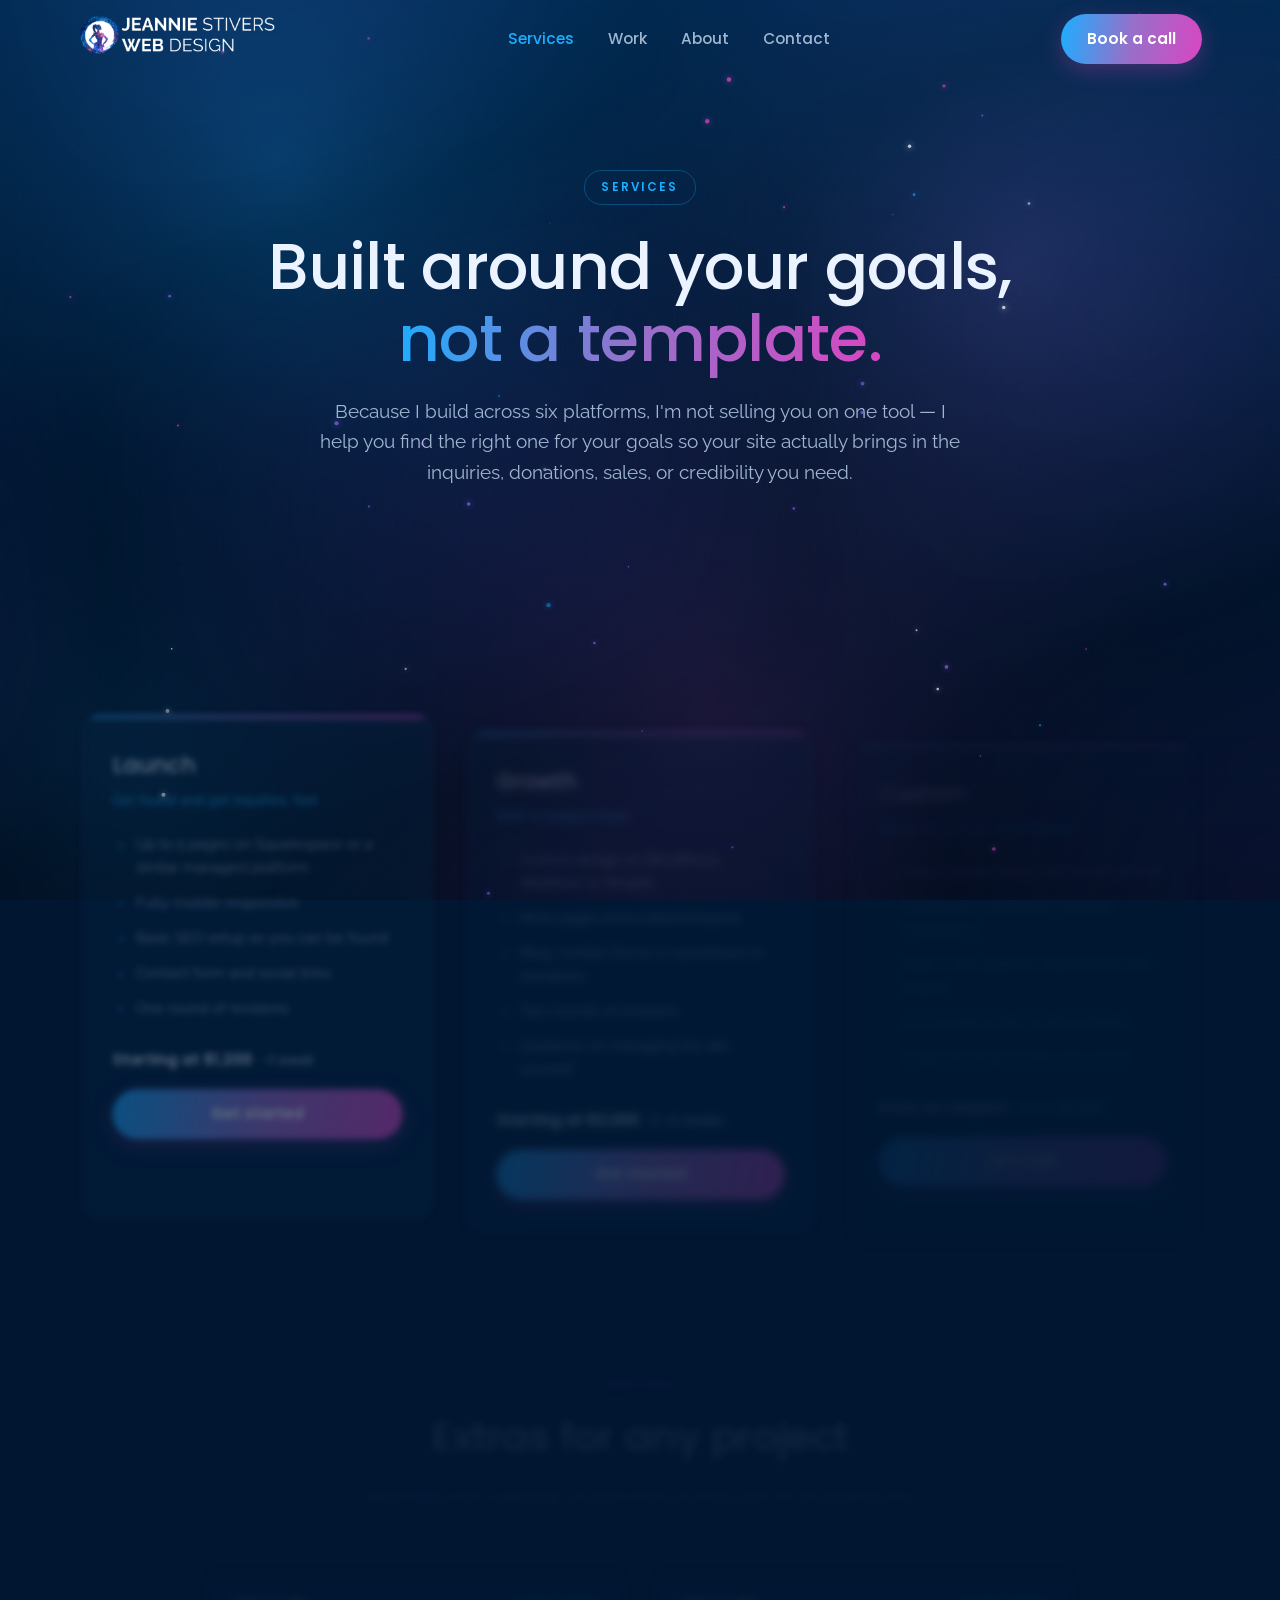
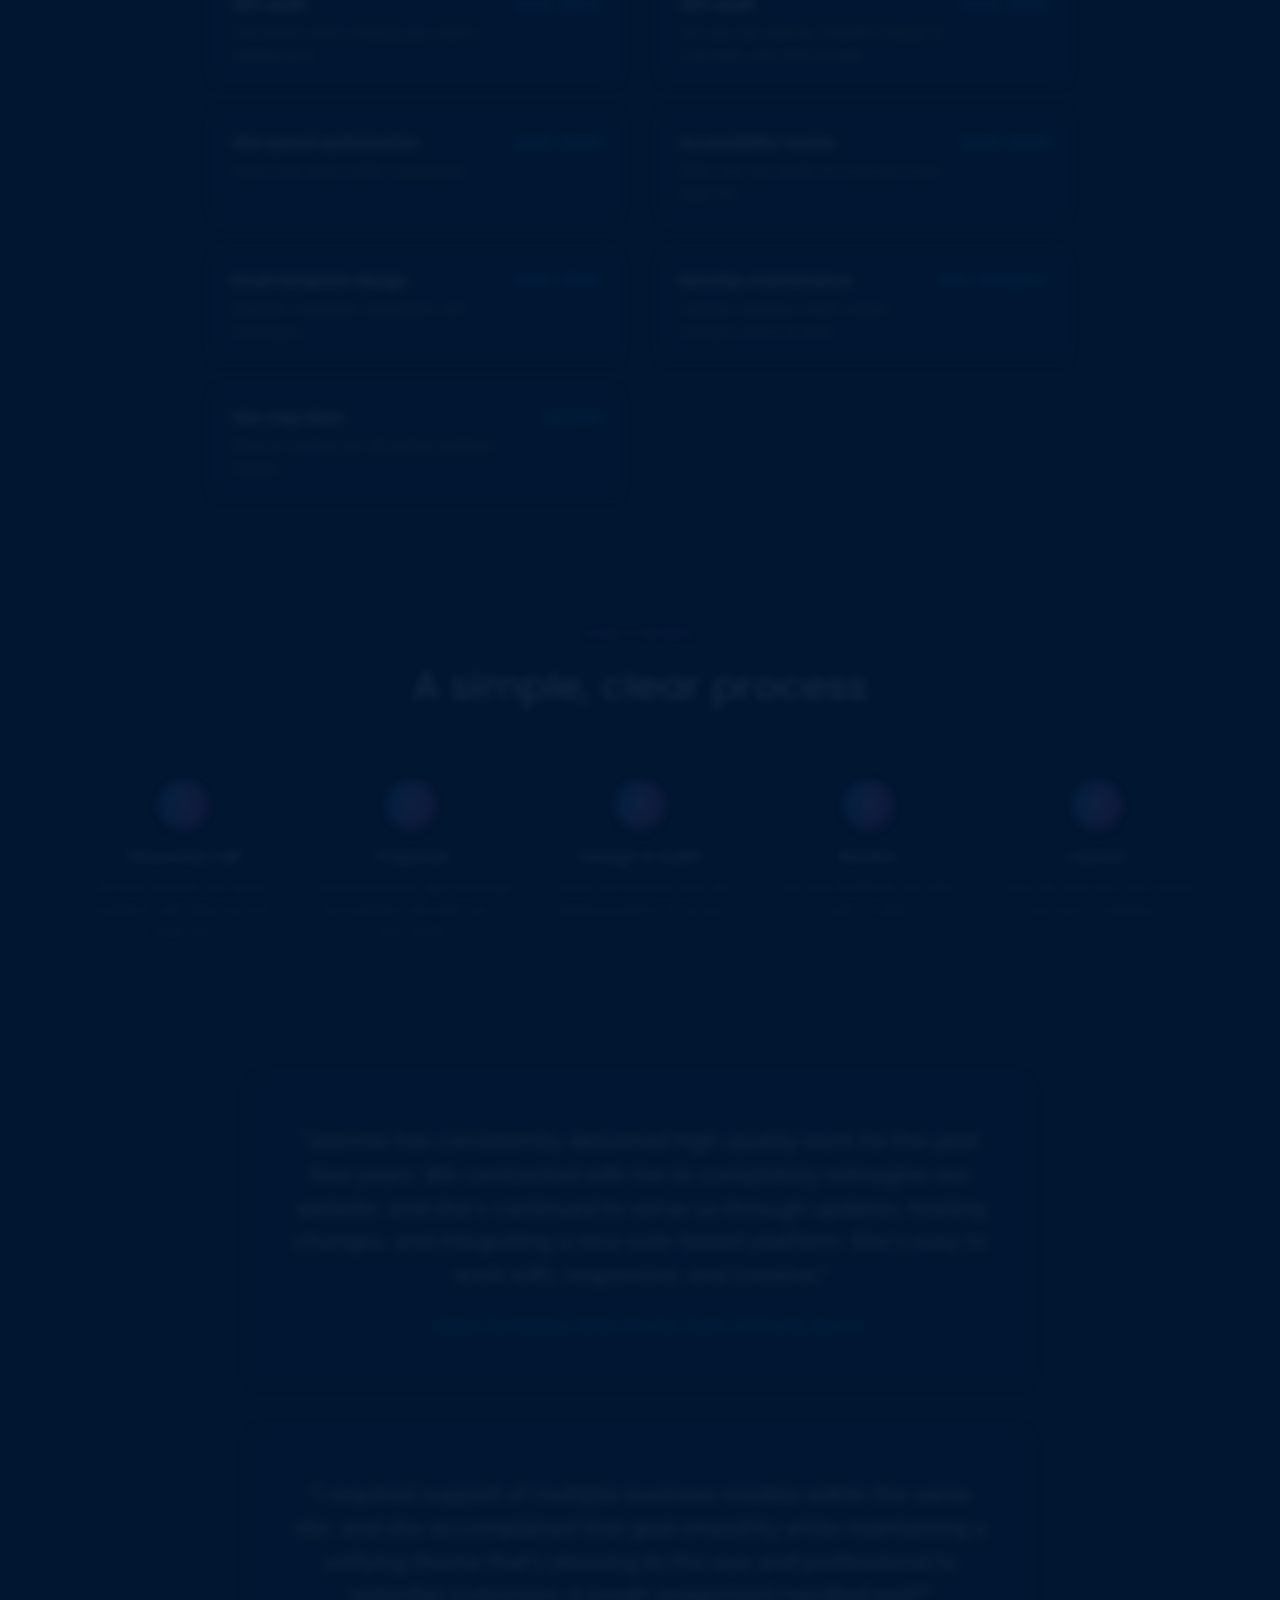
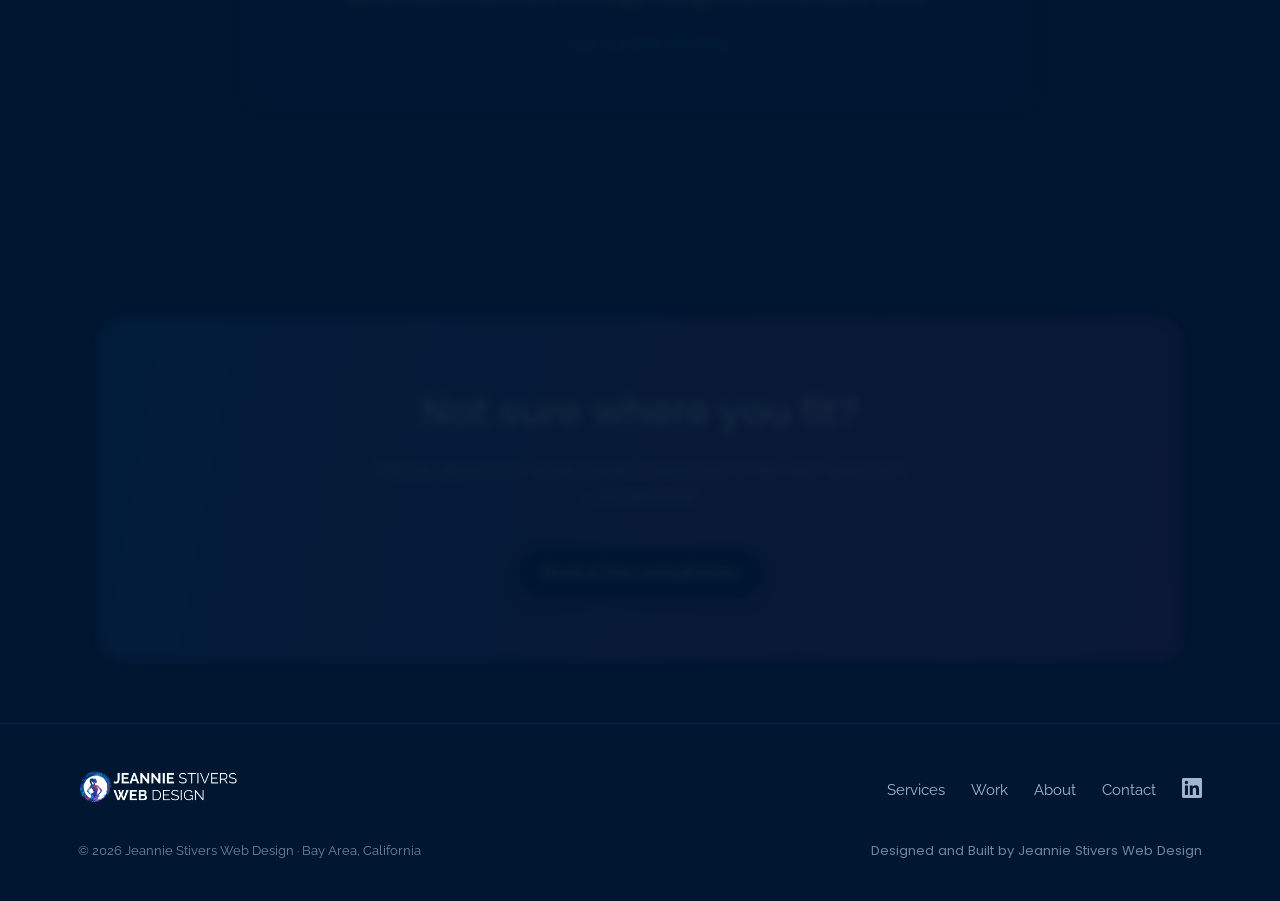
<file: services.html>
<!DOCTYPE html>
<html lang="en">
<head>
<meta charset="UTF-8">
<meta name="viewport" content="width=device-width, initial-scale=1.0">
<title>Web Design Packages — Jeannie Stivers Web Design</title>
<meta name="description" content="Launch, Growth, and Custom web design packages for restaurants, retail, nonprofits, and small businesses. Squarespace, Webflow, WordPress, and Shopify.">
<link rel="preconnect" href="https://fonts.googleapis.com">
<link rel="preconnect" href="https://fonts.gstatic.com" crossorigin>
<link href="https://fonts.googleapis.com/css2?family=Poppins:wght@400;500;600;700&family=Raleway:wght@400;500;600;700&display=swap" rel="stylesheet">
<link rel="icon" type="image/png" href="favicon.png">
<link rel="apple-touch-icon" href="apple-touch-icon.png">
<meta property="og:type" content="website">
<meta property="og:site_name" content="Jeannie Stivers Web Design">
<meta property="og:title" content="Web Design Packages — Jeannie Stivers Web Design">
<meta property="og:description" content="Launch, Growth, and Custom web design packages for restaurants, retail, nonprofits, and small businesses. Squarespace, Webflow, WordPress, and Shopify.">
<meta property="og:url" content="https://jeanniestiverswebdesign.com/services.html">
<meta property="og:image" content="https://jeanniestiverswebdesign.com/og-image.png">
<meta property="og:image:width" content="1200">
<meta property="og:image:height" content="630">
<meta name="twitter:card" content="summary_large_image">
<meta name="twitter:title" content="Web Design Packages — Jeannie Stivers Web Design">
<meta name="twitter:description" content="Launch, Growth, and Custom web design packages for restaurants, retail, nonprofits, and small businesses.">
<meta name="twitter:image" content="https://jeanniestiverswebdesign.com/og-image.png">
<link rel="stylesheet" href="styles.css">
</head>
<body>

<canvas id="water"></canvas>

<header>
  <div class="wrap nav">
    <a href="index.html"><img src="JeannieStiversWebDesign Logo wide.png" alt="Jeannie Stivers Web Design"></a>
    <ul>
      <li><a href="services.html" class="active">Services</a></li>
      <li><a href="work.html">Work</a></li>
      <li><a href="about.html">About</a></li>
      <li><a href="contact.html">Contact</a></li>
    </ul>
    <a class="btn nav-cta" href="contact.html">Book a call</a>
    <button class="nav-toggle" aria-label="Menu" aria-expanded="false">
      <span></span><span></span><span></span>
    </button>
  </div>
</header>

<section class="hero short">
  <div class="wrap inner">
    <span class="eyebrow">Services</span>
    <h1>Built around your goals,<br><span class="accent">not a template.</span></h1>
    <p>Because I build across six platforms, I'm not selling you on one tool — I help you find the right one for your goals so your site actually brings in the inquiries, donations, sales, or credibility you need.</p>
  </div>
</section>

<section class="block tight">
  <div class="wrap">
    <div class="cards">
      <div class="card">
        <h3>Launch</h3>
        <div class="for">Get found and get inquiries, fast</div>
        <ul class="feat">
          <li>Up to 5 pages on Squarespace or a similar managed platform</li>
          <li>Fully mobile-responsive</li>
          <li>Basic SEO setup so you can be found</li>
          <li>Contact form and social links</li>
          <li>One round of revisions</li>
        </ul>
        <div class="price">Starting at $1,200 <span>· ~1 week</span></div>
        <a class="btn" href="contact.html">Get started</a>
      </div>
      <div class="card">
        <h3>Growth</h3>
        <div class="for">Built to bring in more</div>
        <ul class="feat">
          <li>Custom design on WordPress, Webflow, or Shopify</li>
          <li>More pages and a tailored layout</li>
          <li>Blog, contact forms, e-commerce or donations</li>
          <li>Two rounds of revisions</li>
          <li>Guidance on managing the site yourself</li>
        </ul>
        <div class="price">Starting at $3,000 <span>· 2–4 weeks</span></div>
        <a class="btn" href="contact.html">Get started</a>
      </div>
      <div class="card">
        <h3>Custom</h3>
        <div class="for">Stand out and be remembered</div>
        <ul class="feat">
          <li>Fully custom design and development</li>
          <li>Animations, interactive features, integrations</li>
          <li>Built on the platform that best fits the project</li>
          <li>Hand-coded static builds available</li>
          <li>Scoped and quoted to your needs</li>
        </ul>
        <div class="price">Price on request <span>· from $5,500</span></div>
        <a class="btn" href="contact.html">Let's talk</a>
      </div>
    </div>
  </div>
</section>

<section class="block tight">
  <div class="wrap">
    <div class="sec-head">
      <span class="kicker">Add-ons</span>
      <h2>Extras for any project</h2>
      <p>Bolt these onto a package, or book them on their own for an existing site.</p>
    </div>
    <div class="addons">
      <div class="addon"><span class="name">SEO audit<span class="desc">Find and fix what's holding your search ranking back.</span></span><span class="cost">$300–$600</span></div>
      <div class="addon"><span class="name">AEO audit<span class="desc">Get your site cited by ChatGPT, Google AI Overviews, and other AI tools.</span></span><span class="cost">$400–$800</span></div>
      <div class="addon"><span class="name">Site speed optimization<span class="desc">Faster load times, better conversions.</span></span><span class="cost">$250–$500</span></div>
      <div class="addon"><span class="name">Accessibility review<span class="desc">Make your site usable for everyone, lower legal risk.</span></span><span class="cost">$400–$800</span></div>
      <div class="addon"><span class="name">Email template design<span class="desc">Branded, responsive newsletters and campaigns.</span></span><span class="cost">$200–$500</span></div>
      <div class="addon"><span class="name">Monthly maintenance<span class="desc">Updates, backups, small content changes, peace of mind.</span></span><span class="cost">$75–$200/mo</span></div>
      <div class="addon"><span class="name">Site migration<span class="desc">Move an existing site off another platform, cleanly.</span></span><span class="cost">Quoted</span></div>
    </div>
  </div>
</section>

<section class="block tight">
  <div class="wrap">
    <div class="sec-head">
      <span class="kicker">How it works</span>
      <h2>A simple, clear process</h2>
    </div>
    <div class="steps">
      <div class="step"><div class="num">1</div><h4>Discovery call</h4><p>We talk through your goals, audience, and what success looks like.</p></div>
      <div class="step"><div class="num">2</div><h4>Proposal</h4><p>I recommend the right package and platform and give you a clear quote.</p></div>
      <div class="step"><div class="num">3</div><h4>Design &amp; build</h4><p>I create and develop your site, sharing progress as we go.</p></div>
      <div class="step"><div class="num">4</div><h4>Review</h4><p>You give feedback; we refine until it's right.</p></div>
      <div class="step"><div class="num">5</div><h4>Launch</h4><p>Your site goes live, and I show you how to manage it.</p></div>
    </div>
  </div>
</section>

<section class="block tight">
  <div class="wrap">
    <div class="quote">
      <p>"Jeannie has consistently delivered high-quality work for the past four years. We contracted with her to completely reimagine our website, and she's continued to serve us through updates, hosting changes, and integrating a new web-based platform. She's easy to work with, responsive, and creative."</p>
      <div class="who">— Ashley Yee-Mazawa, Senior Director, Youth Community Service</div>
    </div>
    <div class="quote" style="margin-top:24px">
      <p>"I required support of multiple business models within the same site, and she accomplished that goal smoothly while maintaining a unifying theme that's pleasing to the eye and professional to potential customers. A tough assignment handled well!"</p>
      <div class="who">— Gary A. Reeve, Attorney</div>
    </div>
  </div>
</section>

<section class="block">
  <div class="wrap">
    <div class="cta-band">
      <h2>Not sure where you fit?</h2>
      <p>Tell me about your project and I'll point you to the right approach — no pressure.</p>
      <a class="btn" href="contact.html">Book a free consultation</a>
    </div>
  </div>
</section>

<footer>
  <div class="wrap foot">
    <a href="index.html"><img src="JeannieStiversWebDesign Logo wide.png" alt="Jeannie Stivers Web Design"></a>
    <ul>
      <li><a href="services.html">Services</a></li>
      <li><a href="work.html">Work</a></li>
      <li><a href="about.html">About</a></li>
      <li><a href="contact.html">Contact</a></li>
      <li><a href="https://www.linkedin.com/company/jeannie-stivers-web-design/" target="_blank" rel="noopener" aria-label="LinkedIn"><svg class="social-icon" viewBox="0 0 24 24" xmlns="http://www.w3.org/2000/svg"><path d="M20.447 20.452h-3.554v-5.569c0-1.328-.027-3.037-1.852-3.037-1.853 0-2.136 1.445-2.136 2.939v5.667H9.351V9h3.414v1.561h.046c.477-.9 1.637-1.85 3.37-1.85 3.601 0 4.267 2.37 4.267 5.455v6.286zM5.337 7.433a2.062 2.062 0 01-2.063-2.065 2.064 2.064 0 112.063 2.065zm1.782 13.019H3.555V9h3.564v11.452zM22.225 0H1.771C.792 0 0 .774 0 1.729v20.542C0 23.227.792 24 1.771 24h20.451C23.2 24 24 23.227 24 22.271V1.729C24 .774 23.2 0 22.222 0h.003z"/></svg></a></li>
    </ul>
    <div class="copy"><span>© 2026 Jeannie Stivers Web Design · Bay Area, California</span><span class="credit">Designed and Built by Jeannie Stivers Web Design</span></div>
  </div>
</footer>

<script src="water.js"></script>
</body>
</html>
</file>
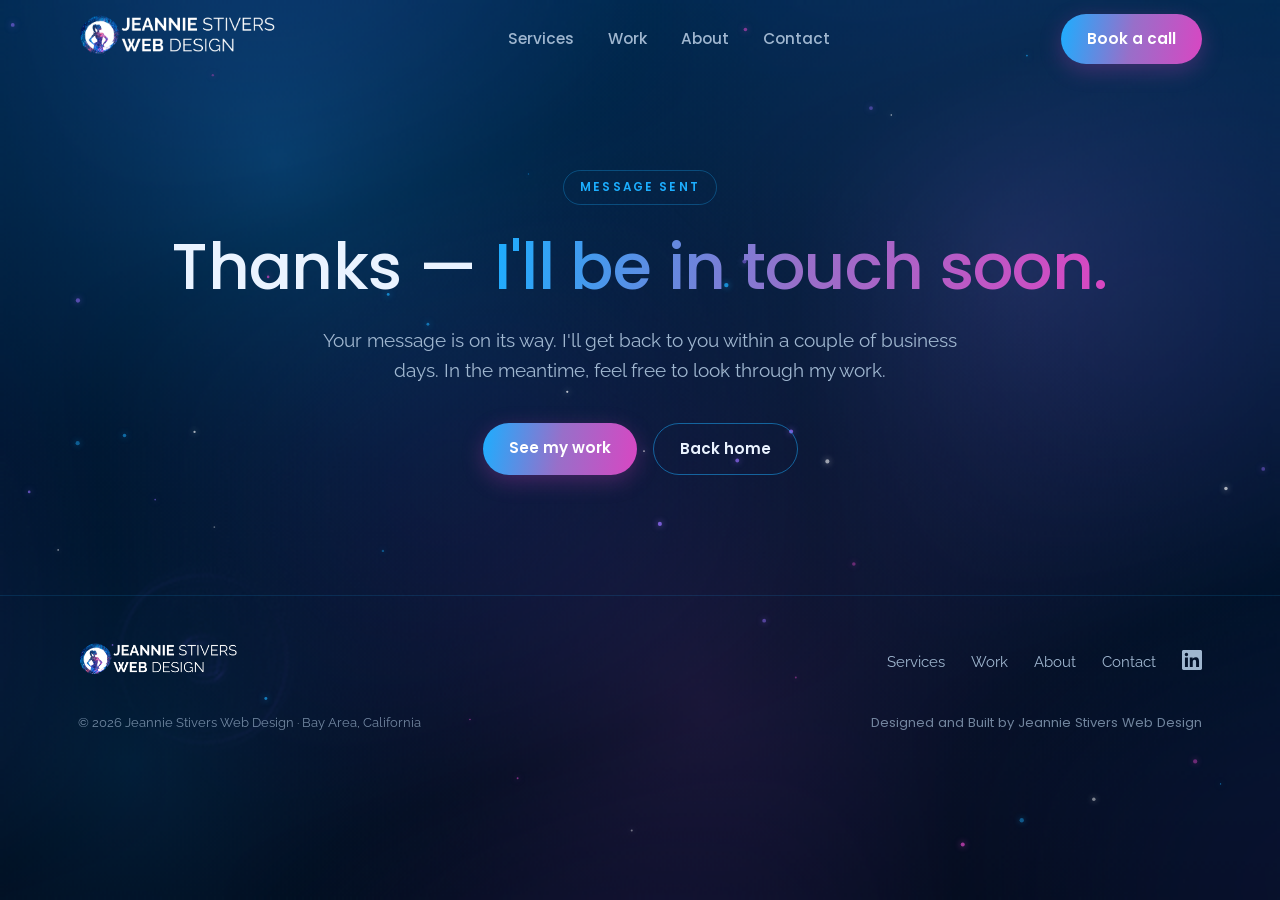
<file: thanks.html>
<!DOCTYPE html>
<html lang="en">
<head>
<meta charset="UTF-8">
<meta name="viewport" content="width=device-width, initial-scale=1.0">
<title>Thanks — Jeannie Stivers Web Design</title>
<meta name="robots" content="noindex">
<link rel="preconnect" href="https://fonts.googleapis.com">
<link rel="preconnect" href="https://fonts.gstatic.com" crossorigin>
<link href="https://fonts.googleapis.com/css2?family=Poppins:wght@400;500;600;700&family=Raleway:wght@400;500;600;700&display=swap" rel="stylesheet">
<link rel="icon" type="image/png" href="favicon.png">
<link rel="apple-touch-icon" href="apple-touch-icon.png">
<meta property="og:type" content="website">
<meta property="og:site_name" content="Jeannie Stivers Web Design">
<meta property="og:title" content="Jeannie Stivers Web Design">
<meta property="og:image" content="https://jeanniestiverswebdesign.com/og-image.png">
<meta name="twitter:card" content="summary_large_image">
<meta name="twitter:image" content="https://jeanniestiverswebdesign.com/og-image.png">
<link rel="stylesheet" href="styles.css">
</head>
<body>

<canvas id="water"></canvas>

<header>
  <div class="wrap nav">
    <a href="index.html"><img src="JeannieStiversWebDesign Logo wide.png" alt="Jeannie Stivers Web Design"></a>
    <ul>
      <li><a href="services.html">Services</a></li>
      <li><a href="work.html">Work</a></li>
      <li><a href="about.html">About</a></li>
      <li><a href="contact.html">Contact</a></li>
    </ul>
    <a class="btn nav-cta" href="contact.html">Book a call</a>
    <button class="nav-toggle" aria-label="Menu" aria-expanded="false">
      <span></span><span></span><span></span>
    </button>
  </div>
</header>

<section class="hero">
  <div class="wrap inner">
    <span class="eyebrow">Message sent</span>
    <h1>Thanks — <span class="accent">I'll be in touch soon.</span></h1>
    <p>Your message is on its way. I'll get back to you within a couple of business days. In the meantime, feel free to look through my work.</p>
    <div class="cta-row">
      <a class="btn" href="work.html">See my work</a>
      <a class="btn ghost" href="index.html">Back home</a>
    </div>
  </div>
</section>

<footer>
  <div class="wrap foot">
    <a href="index.html"><img src="JeannieStiversWebDesign Logo wide.png" alt="Jeannie Stivers Web Design"></a>
    <ul>
      <li><a href="services.html">Services</a></li>
      <li><a href="work.html">Work</a></li>
      <li><a href="about.html">About</a></li>
      <li><a href="contact.html">Contact</a></li>
      <li><a href="https://www.linkedin.com/company/jeannie-stivers-web-design/" target="_blank" rel="noopener" aria-label="LinkedIn"><svg class="social-icon" viewBox="0 0 24 24" xmlns="http://www.w3.org/2000/svg"><path d="M20.447 20.452h-3.554v-5.569c0-1.328-.027-3.037-1.852-3.037-1.853 0-2.136 1.445-2.136 2.939v5.667H9.351V9h3.414v1.561h.046c.477-.9 1.637-1.85 3.37-1.85 3.601 0 4.267 2.37 4.267 5.455v6.286zM5.337 7.433a2.062 2.062 0 01-2.063-2.065 2.064 2.064 0 112.063 2.065zm1.782 13.019H3.555V9h3.564v11.452zM22.225 0H1.771C.792 0 0 .774 0 1.729v20.542C0 23.227.792 24 1.771 24h20.451C23.2 24 24 23.227 24 22.271V1.729C24 .774 23.2 0 22.222 0h.003z"/></svg></a></li>
    </ul>
    <div class="copy"><span>© 2026 Jeannie Stivers Web Design · Bay Area, California</span><span class="credit">Designed and Built by Jeannie Stivers Web Design</span></div>
  </div>
</footer>

<script src="water.js"></script>
</body>
</html>
</file>
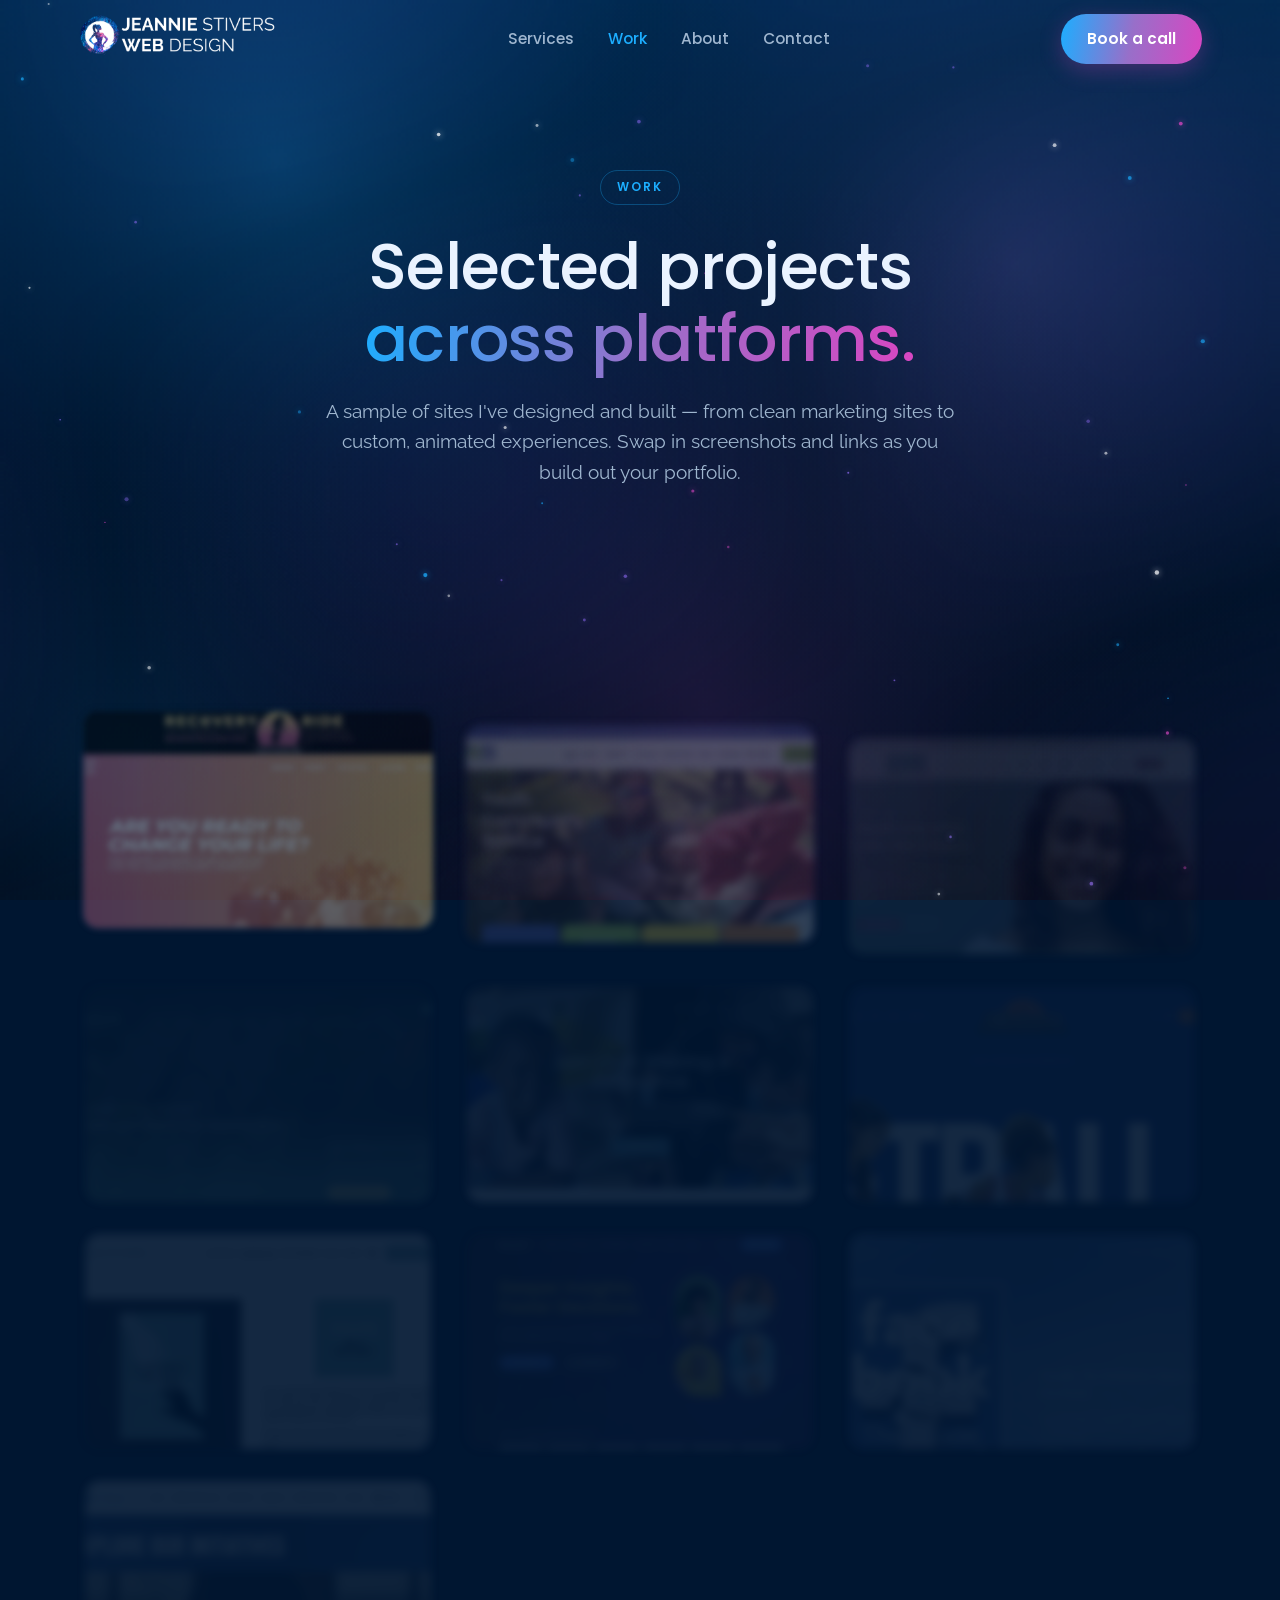
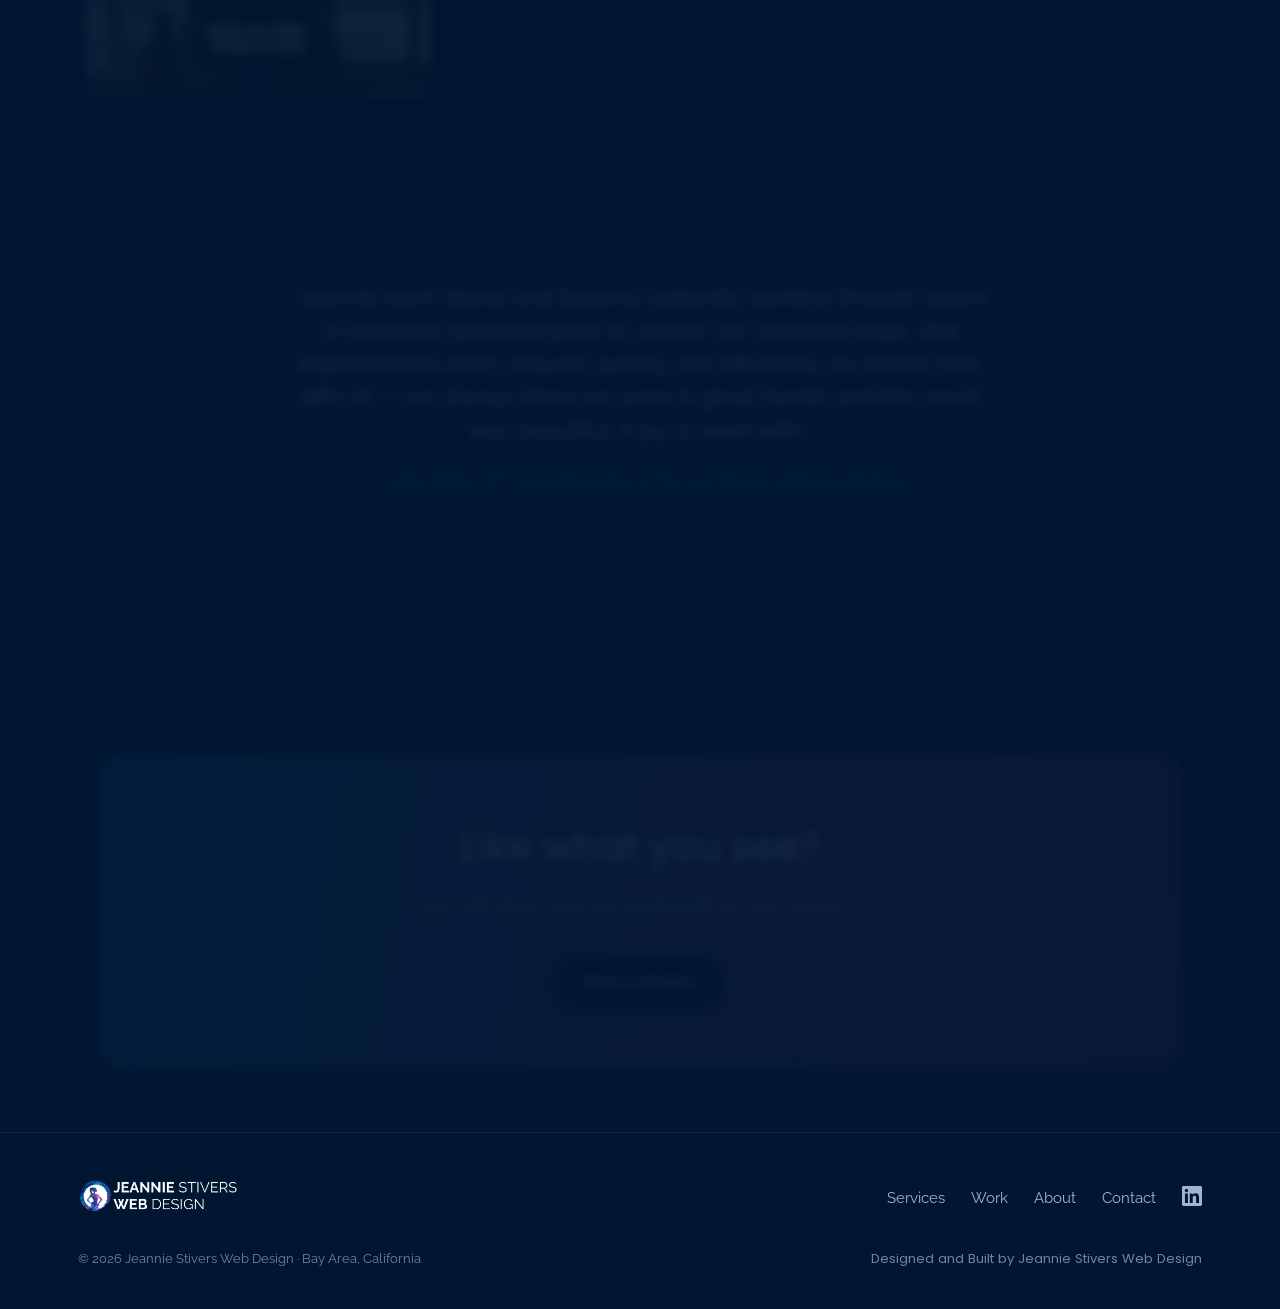
<file: work.html>
<!DOCTYPE html>
<html lang="en">
<head>
<meta charset="UTF-8">
<meta name="viewport" content="width=device-width, initial-scale=1.0">
<title>Portfolio — Jeannie Stivers Web Design</title>
<meta name="description" content="Web design portfolio by Jeannie Stivers — sites for restaurants, retail, nonprofits, authors, and small businesses across multiple platforms.">
<link rel="preconnect" href="https://fonts.googleapis.com">
<link rel="preconnect" href="https://fonts.gstatic.com" crossorigin>
<link href="https://fonts.googleapis.com/css2?family=Poppins:wght@400;500;600;700&family=Raleway:wght@400;500;600;700&display=swap" rel="stylesheet">
<link rel="icon" type="image/png" href="favicon.png">
<link rel="apple-touch-icon" href="apple-touch-icon.png">
<meta property="og:type" content="website">
<meta property="og:site_name" content="Jeannie Stivers Web Design">
<meta property="og:title" content="Portfolio — Jeannie Stivers Web Design">
<meta property="og:description" content="Web design portfolio by Jeannie Stivers — sites for restaurants, retail, nonprofits, authors, and small businesses across multiple platforms.">
<meta property="og:url" content="https://jeanniestiverswebdesign.com/work.html">
<meta property="og:image" content="https://jeanniestiverswebdesign.com/og-image.png">
<meta property="og:image:width" content="1200">
<meta property="og:image:height" content="630">
<meta name="twitter:card" content="summary_large_image">
<meta name="twitter:title" content="Portfolio — Jeannie Stivers Web Design">
<meta name="twitter:description" content="Web design portfolio — sites for restaurants, retail, nonprofits, authors, and small businesses.">
<meta name="twitter:image" content="https://jeanniestiverswebdesign.com/og-image.png">
<link rel="stylesheet" href="styles.css">
</head>
<body>

<canvas id="water"></canvas>

<header>
  <div class="wrap nav">
    <a href="index.html"><img src="JeannieStiversWebDesign Logo wide.png" alt="Jeannie Stivers Web Design"></a>
    <ul>
      <li><a href="services.html">Services</a></li>
      <li><a href="work.html" class="active">Work</a></li>
      <li><a href="about.html">About</a></li>
      <li><a href="contact.html">Contact</a></li>
    </ul>
    <a class="btn nav-cta" href="contact.html">Book a call</a>
    <button class="nav-toggle" aria-label="Menu" aria-expanded="false">
      <span></span><span></span><span></span>
    </button>
  </div>
</header>

<section class="hero short">
  <div class="wrap inner">
    <span class="eyebrow">Work</span>
    <h1>Selected projects<br><span class="accent">across platforms.</span></h1>
    <p>A sample of sites I've designed and built — from clean marketing sites to custom, animated experiences. Swap in screenshots and links as you build out your portfolio.</p>
  </div>
</section>

<section class="block tight">
  <div class="wrap">
    <div class="work-grid">
      <a class="work-item w1" href="https://www.castrocountryclub.org/" target="_blank" rel="noopener"><img src="images/castro-country-club.jpg" alt="Castro Country Club website" loading="lazy" onerror="this.remove()"><span class="tag">Webflow · Nonprofit</span><span class="cap">Castro Country Club<small>Nonprofit website built on Webflow</small></span></a>
      <a class="work-item w2" href="https://www.youthcommunityservice.org/" target="_blank" rel="noopener"><img src="images/youth-community-service.jpg" alt="Youth Community Service website" loading="lazy" onerror="this.remove()"><span class="tag">Squarespace · Nonprofit</span><span class="cap">Youth Community Service<small>Nonprofit website built on Squarespace</small></span></a>
      <a class="work-item w3" href="https://bravevoices.org/" target="_blank" rel="noopener"><img src="images/brave-voices.jpg" alt="Brave Voices website" loading="lazy" onerror="this.remove()"><span class="tag">Custom code · Nonprofit</span><span class="cap">Brave Voices<small>Nonprofit site hand-coded and hosted on GitHub</small></span></a>
      <a class="work-item w4" href="https://www.manusbio.com/" target="_blank" rel="noopener"><img src="images/manus.jpg" alt="Manus website" loading="lazy" onerror="this.remove()"><span class="tag">Webflow · Corporate</span><span class="cap">Manus<small>Corporate website built on Webflow</small></span></a>
      <a class="work-item w5" href="https://www.theksp.org/" target="_blank" rel="noopener"><img src="images/karat-school-project.jpg" alt="The Karat School Project website" loading="lazy" onerror="this.remove()"><span class="tag">Squarespace · Nonprofit</span><span class="cap">The Karat School Project<small>Nonprofit website built on Squarespace</small></span></a>
      <a class="work-item w6" href="https://www.frontlinebasketball.com/" target="_blank" rel="noopener"><img src="images/frontline-basketball.jpg" alt="Frontline Basketball Camp website" loading="lazy" onerror="this.remove()"><span class="tag">Squarespace · Business</span><span class="cap">Frontline Basketball Camp<small>Business website built on Squarespace</small></span></a>
      <a class="work-item w1" href="https://www.carolestivers.com/" target="_blank" rel="noopener"><img src="images/carole-stivers.jpg" alt="Carole Stivers website" loading="lazy" onerror="this.remove()"><span class="tag">Squarespace · Author</span><span class="cap">Carole Stivers<small>Author website built on Squarespace</small></span></a>
      <a class="work-item w2" href="https://www.getreveal.ai/" target="_blank" rel="noopener"><img src="images/reveal-ai.jpg" alt="Reveal AI website" loading="lazy" onerror="this.remove()"><span class="tag">Webflow · Corporate</span><span class="cap">Reveal AI<small>Corporate website built on Webflow</small></span></a>
      <a class="work-item w3" href="https://www.stevenlevy.com/" target="_blank" rel="noopener"><img src="images/steven-levy.jpg" alt="Steven Levy website" loading="lazy" onerror="this.remove()"><span class="tag">Squarespace · Author</span><span class="cap">Steven Levy<small>Author website built on Squarespace</small></span></a>
      <a class="work-item w4" href="https://www.safespace.org/" target="_blank" rel="noopener"><img src="images/safespace.jpg" alt="SafeSpace website" loading="lazy" onerror="this.remove()"><span class="tag">Squarespace · Nonprofit</span><span class="cap">SafeSpace<small>Nonprofit website built on Squarespace</small></span></a>
    </div>
  </div>
</section>

<section class="block tight">
  <div class="wrap">
    <div class="quote">
      <p>"Jeannie went above and beyond, patiently working through layers of technical gobbledygook to update our outdated page. She implemented every request quickly and efficiently, no matter how difficult — we always knew we were in great hands, and the result was beautiful. A joy to work with."</p>
      <div class="who">— Katie Hafner, NYT Journalist &amp; Host of The Lost Women of Science Podcast</div>
    </div>
  </div>
</section>

<section class="block">
  <div class="wrap">
    <div class="cta-band">
      <h2>Like what you see?</h2>
      <p>Let's talk about what we could build for your business.</p>
      <a class="btn" href="contact.html">Start a project</a>
    </div>
  </div>
</section>

<footer>
  <div class="wrap foot">
    <a href="index.html"><img src="JeannieStiversWebDesign Logo wide.png" alt="Jeannie Stivers Web Design"></a>
    <ul>
      <li><a href="services.html">Services</a></li>
      <li><a href="work.html">Work</a></li>
      <li><a href="about.html">About</a></li>
      <li><a href="contact.html">Contact</a></li>
      <li><a href="https://www.linkedin.com/company/jeannie-stivers-web-design/" target="_blank" rel="noopener" aria-label="LinkedIn"><svg class="social-icon" viewBox="0 0 24 24" xmlns="http://www.w3.org/2000/svg"><path d="M20.447 20.452h-3.554v-5.569c0-1.328-.027-3.037-1.852-3.037-1.853 0-2.136 1.445-2.136 2.939v5.667H9.351V9h3.414v1.561h.046c.477-.9 1.637-1.85 3.37-1.85 3.601 0 4.267 2.37 4.267 5.455v6.286zM5.337 7.433a2.062 2.062 0 01-2.063-2.065 2.064 2.064 0 112.063 2.065zm1.782 13.019H3.555V9h3.564v11.452zM22.225 0H1.771C.792 0 0 .774 0 1.729v20.542C0 23.227.792 24 1.771 24h20.451C23.2 24 24 23.227 24 22.271V1.729C24 .774 23.2 0 22.222 0h.003z"/></svg></a></li>
    </ul>
    <div class="copy"><span>© 2026 Jeannie Stivers Web Design · Bay Area, California</span><span class="credit">Designed and Built by Jeannie Stivers Web Design</span></div>
  </div>
</footer>

<script src="water.js"></script>
</body>
</html>
</file>
<file: styles.css>
:root{
  --navy:#001631;
  --navy-2:#04223f;
  --blue:#1CAEFF;
  --magenta:#D946C2;
  --purple:#986FC9;
  --ink:#eaf3ff;
  --muted:#9fb6cf;
  --grad:linear-gradient(100deg,#1CAEFF 0%,#986FC9 50%,#D946C2 100%);
}
*{margin:0;padding:0;box-sizing:border-box}
html{scroll-behavior:smooth;scroll-padding-top:86px}
body{
  font-family:'Raleway',system-ui,-apple-system,sans-serif;
  background:var(--navy);
  color:var(--ink);
  line-height:1.6;
  position:relative;
}
h1,h2,h3,h4,.btn,.eyebrow,.kicker,.nav ul,.card .price{font-family:'Poppins',sans-serif}
h1,h2,h3,h4{font-weight:500}
a{color:inherit;text-decoration:none}
.wrap{max-width:1180px;margin:0 auto;padding:0 28px}
.narrow{max-width:820px}

/* NAV */
header{
  position:fixed;top:0;left:0;right:0;z-index:50;
  background:transparent;
  border-bottom:1px solid transparent;
  transition:background .3s ease,backdrop-filter .3s ease,border-color .3s ease;
}
header.scrolled{
  background:rgba(0,16,33,.92);
  backdrop-filter:blur(10px);
  border-bottom:1px solid rgba(28,174,255,.16);
}
.nav{display:flex;align-items:center;justify-content:space-between;height:78px}
.nav img{height:42px;width:auto}
.nav ul{display:flex;gap:34px;list-style:none;font-weight:500;font-size:.96rem}
.nav ul a{color:var(--muted);transition:color .2s}
.nav ul a:hover,.nav ul a.active{color:var(--blue)}
.btn{
  display:inline-block;padding:13px 26px;border-radius:40px;
  font-weight:600;font-size:.95rem;cursor:pointer;border:none;
  background:var(--grad);color:#fff;
  box-shadow:0 6px 22px rgba(217,70,194,.28);
  transition:transform .2s,box-shadow .2s;
}
.btn:hover{transform:translateY(-2px);box-shadow:0 10px 30px rgba(28,174,255,.4)}
.btn.ghost{background:transparent;border:1.5px solid rgba(28,174,255,.5);box-shadow:none;color:var(--ink)}
.btn.ghost:hover{border-color:var(--magenta);background:rgba(217,70,194,.08)}

/* HAMBURGER */
.nav-toggle{
  display:none;flex-direction:column;justify-content:center;gap:5px;
  width:32px;height:30px;background:none;border:none;cursor:pointer;padding:0;
}
.nav-toggle span{display:block;height:2.5px;width:100%;background:var(--ink);border-radius:2px;transition:transform .3s ease,opacity .2s ease}
.nav-toggle.open span:nth-child(1){transform:translateY(7.5px) rotate(45deg)}
.nav-toggle.open span:nth-child(2){opacity:0}
.nav-toggle.open span:nth-child(3){transform:translateY(-7.5px) rotate(-45deg)}

/* RIPPLING WATER BACKGROUND */
#water{position:fixed;top:0;left:0;width:100%;height:100%;z-index:0;pointer-events:none;display:block}
section,footer{position:relative;z-index:1}

/* HERO */
.hero{position:relative;padding:170px 0 120px;text-align:center}
.hero .inner{position:relative;z-index:2}
.hero.short{padding:170px 0 70px}
.eyebrow{
  display:inline-block;letter-spacing:.18em;text-transform:uppercase;
  font-size:.74rem;font-weight:600;color:var(--blue);
  border:1px solid rgba(28,174,255,.3);border-radius:30px;padding:7px 16px;margin-bottom:26px;
}
.hero h1{
  font-size:clamp(2.4rem,5.2vw,4rem);line-height:1.12;font-weight:500;
  letter-spacing:-.01em;margin-bottom:22px;
}
.hero h1 .accent{
  background:var(--grad);-webkit-background-clip:text;background-clip:text;color:transparent;
}
.hero p{max-width:640px;margin:0 auto 38px;font-size:1.18rem;color:var(--muted)}
.hero .cta-row{display:flex;gap:16px;justify-content:center;flex-wrap:wrap}
.platforms{margin-top:58px;color:var(--muted);font-size:.85rem;letter-spacing:.04em}
.platforms strong{color:var(--ink);font-weight:600}

/* SECTION SHARED */
section.block{padding:96px 0}
section.block.tight{padding:60px 0}
.sec-head{text-align:center;max-width:680px;margin:0 auto 56px}
.sec-head h2{font-size:clamp(1.9rem,3.6vw,2.6rem);font-weight:500;letter-spacing:-.01em;margin-bottom:14px}
.sec-head p{color:var(--muted);font-size:1.08rem}
.kicker{color:var(--magenta);font-weight:600;letter-spacing:.14em;text-transform:uppercase;font-size:.76rem;display:block;margin-bottom:12px}

/* SERVICES CARDS */
.cards{display:grid;grid-template-columns:repeat(3,1fr);gap:24px}
.card{
  background:var(--navy-2);border:1px solid rgba(152,111,201,.22);
  border-radius:18px;padding:34px 30px;transition:transform .25s,border-color .25s,box-shadow .25s;
  position:relative;overflow:hidden;
}
.card::before{content:"";position:absolute;inset:0 0 auto 0;height:4px;background:var(--grad);opacity:.85}
.card:hover{transform:translateY(-7px);border-color:rgba(28,174,255,.55);box-shadow:0 18px 40px rgba(0,0,0,.4)}
.card h3{font-size:1.4rem;margin-bottom:6px;font-weight:500}
.card .for{color:var(--blue);font-size:.86rem;font-weight:500;margin-bottom:16px}
.card p{color:var(--muted);font-size:.97rem;margin-bottom:22px}
.card ul.feat{list-style:none;margin:0 0 22px;padding:0}
.card ul.feat li{color:var(--muted);font-size:.94rem;padding:6px 0 6px 24px;position:relative}
.card ul.feat li::before{content:"›";position:absolute;left:6px;color:var(--blue);font-weight:700}
.card .price{font-size:.98rem;color:var(--ink);font-weight:600;margin-bottom:18px}
.card .price span{color:var(--muted);font-weight:400;font-size:.9rem}
.card .btn{width:100%;text-align:center}
.center-cta{text-align:center;margin-top:46px}

/* ADD-ONS */
.addons{display:grid;grid-template-columns:repeat(2,1fr);gap:16px;max-width:880px;margin:0 auto}
.addon{
  background:var(--navy-2);border:1px solid rgba(28,174,255,.16);border-radius:14px;
  padding:22px 24px;display:flex;justify-content:space-between;gap:18px;align-items:baseline;
}
.addon .name{font-weight:600;font-family:'Poppins',sans-serif}
.addon .desc{color:var(--muted);font-size:.9rem;display:block;margin-top:4px;font-family:'Raleway',sans-serif;font-weight:400}
.addon .cost{color:var(--blue);font-weight:600;white-space:nowrap;font-family:'Poppins',sans-serif;font-size:.95rem}

/* PROCESS STEPS */
.steps{display:grid;grid-template-columns:repeat(5,1fr);gap:18px}
.step{text-align:center}
.step .num{
  width:50px;height:50px;border-radius:50%;margin:0 auto 16px;
  display:flex;align-items:center;justify-content:center;font-family:'Poppins',sans-serif;
  font-weight:600;color:#fff;background:var(--grad);box-shadow:0 6px 18px rgba(217,70,194,.3);
}
.step h4{font-size:1.05rem;margin-bottom:6px;font-weight:500}
.step p{color:var(--muted);font-size:.9rem}

/* WORK */
.work-grid{display:grid;grid-template-columns:repeat(3,1fr);gap:22px}
.work-grid.two{grid-template-columns:repeat(2,1fr)}
.work-item{
  border-radius:16px;position:relative;overflow:hidden;display:block;color:var(--ink);
  aspect-ratio:16/10;border:1px solid rgba(28,174,255,.18);transition:transform .25s,box-shadow .25s;
}
.work-item img{display:block;width:100%;height:100%;object-fit:cover;object-position:top center}
.work-item::after{content:"";position:absolute;left:0;right:0;bottom:0;top:0;z-index:1;pointer-events:none;
  background:linear-gradient(to top,rgba(0,12,25,.96) 0%,rgba(0,12,25,.78) 18%,rgba(0,12,25,.3) 40%,rgba(0,12,25,0) 58%)}
/* Touch devices only: blue→pink (left→right) bottom gradient, faded upward via a mask */
@media(hover:none){
  .work-item::after{
    background:
      linear-gradient(to top,rgba(0,8,20,.55) 0%,rgba(0,8,20,.2) 34%,rgba(0,8,20,0) 60%),
      linear-gradient(to right,rgba(28,174,255,.98) 0%,rgba(152,111,201,.98) 50%,rgba(217,70,194,.98) 100%);
    -webkit-mask-image:linear-gradient(to top,#000 0%,#000 30%,rgba(0,0,0,.5) 55%,transparent 82%);
    mask-image:linear-gradient(to top,#000 0%,#000 30%,rgba(0,0,0,.5) 55%,transparent 82%);
  }
}
.work-item .cap{position:absolute;left:0;bottom:0;z-index:2;padding:22px 24px;font-family:'Poppins',sans-serif;font-weight:500}
.work-item .cap small{display:block;color:#e6f1ff;font-weight:400;font-size:.82rem;margin-top:3px;font-family:'Raleway',sans-serif}
.work-item:hover{transform:translateY(-6px);box-shadow:0 18px 40px rgba(0,0,0,.4)}
.work-item.w1{background:linear-gradient(160deg,#04223f,#0a3a6b)}
.work-item.w2{background:linear-gradient(160deg,#2a1640,#5a2c7a)}
.work-item.w3{background:linear-gradient(160deg,#0a2a4a,#3a1f55)}
.work-item.w4{background:linear-gradient(160deg,#06283f,#1a4d7a)}
.work-item.w5{background:linear-gradient(160deg,#231a44,#4a2c6e)}
.work-item.w6{background:linear-gradient(160deg,#08243a,#33235c)}
.work-item span{position:relative;z-index:2;font-weight:600;font-family:'Poppins',sans-serif}
.work-item small{display:block;color:var(--muted);font-weight:400;font-size:.82rem;margin-top:3px;font-family:'Raleway',sans-serif}
.work-item .tag{position:absolute;top:18px;left:18px;z-index:3;font-size:.72rem;letter-spacing:.08em;text-transform:uppercase;
  background:rgba(0,16,33,.7);border:1px solid rgba(28,174,255,.3);border-radius:20px;padding:4px 12px;color:var(--blue);font-family:'Poppins',sans-serif}
.work-item span{z-index:2}
/* On devices with a real pointer: show the clean screenshot, reveal a blue→pink
   overlay + caption on hover so it's clearly clickable. (Touch devices keep labels.) */
@media(hover:hover){
  .work-item::after{opacity:0;transition:opacity .35s ease}
  .work-item .cap,.work-item .tag{opacity:0;transition:opacity .35s ease}
  .work-item:hover::after{opacity:1;
    background:linear-gradient(150deg,rgba(28,174,255,.85),rgba(152,111,201,.82) 50%,rgba(217,70,194,.85))}
  .work-item:hover .cap,.work-item:hover .tag{opacity:1}
  .work-item .cap{font-size:1.5rem;padding:26px 28px}
  .work-item .cap{line-height:1.2}
  .work-item .cap small{color:#eaf3ff;font-size:1rem;margin-top:1px}
  .work-item .tag{background:rgba(0,16,33,.45);color:#fff;border-color:rgba(255,255,255,.5)}
}

/* ABOUT */
.about-grid{display:grid;grid-template-columns:1.4fr 1fr;gap:54px;align-items:start}
.about-grid p{color:var(--muted);font-size:1.06rem;margin-bottom:18px}
.about-grid p strong{color:var(--ink)}
.about-side{background:var(--navy-2);border:1px solid rgba(152,111,201,.22);border-radius:18px;padding:30px}
.about-side h4{font-size:1rem;margin-bottom:14px;color:var(--ink)}
.chips{display:flex;flex-wrap:wrap;gap:10px}
.chip{font-size:.85rem;color:var(--ink);background:rgba(28,174,255,.1);border:1px solid rgba(28,174,255,.25);
  border-radius:30px;padding:7px 15px;font-family:'Poppins',sans-serif}

/* TESTIMONIAL */
.quote{
  max-width:820px;margin:0 auto;text-align:center;
  background:var(--navy-2);border:1px solid rgba(152,111,201,.22);
  border-radius:22px;padding:54px 44px;
}
.quote p{font-size:1.45rem;font-weight:500;line-height:1.5;margin-bottom:22px}
.quote .who{color:var(--blue);font-weight:600;font-size:.95rem}

/* CONTACT FORM */
.contact-grid{display:grid;grid-template-columns:1fr 1fr;gap:48px;align-items:start}
.contact-info h3{font-size:1.3rem;margin-bottom:14px}
.contact-info p{color:var(--muted);margin-bottom:18px}
.contact-info a{color:var(--blue)}
.contact-info .detail{display:block;margin-bottom:10px;color:var(--muted)}
.contact-info .detail strong{color:var(--ink);font-family:'Poppins',sans-serif;font-weight:600;display:block;font-size:.8rem;letter-spacing:.08em;text-transform:uppercase;margin-bottom:2px}
form.contact{background:var(--navy-2);border:1px solid rgba(152,111,201,.22);border-radius:18px;padding:32px}
form.contact label{display:block;font-size:.82rem;letter-spacing:.06em;text-transform:uppercase;
  font-family:'Poppins',sans-serif;font-weight:600;color:var(--muted);margin:0 0 7px}
form.contact .field{margin-bottom:20px}
form.contact input,form.contact select,form.contact textarea{
  width:100%;background:rgba(0,16,33,.6);border:1px solid rgba(28,174,255,.22);border-radius:10px;
  padding:13px 15px;color:var(--ink);font-family:'Raleway',sans-serif;font-size:1rem;transition:border-color .2s;
}
form.contact input:focus,form.contact select:focus,form.contact textarea:focus{outline:none;border-color:var(--blue)}
form.contact textarea{resize:vertical;min-height:130px}
form.contact .btn{width:100%;text-align:center;margin-top:6px}
form.contact option{background:#04223f}

/* TESTIMONIAL GRID */
.tgrid{display:grid;grid-template-columns:repeat(2,1fr);gap:22px;max-width:980px;margin:0 auto}
.tcard{background:var(--navy-2);border:1px solid rgba(152,111,201,.22);border-radius:18px;padding:30px 28px;display:flex;flex-direction:column}
.tcard p{font-size:1rem;color:var(--ink);line-height:1.55;margin-bottom:18px}
.tcard .who{color:var(--blue);font-weight:600;font-size:.9rem;font-family:'Poppins',sans-serif;margin-top:auto}

/* CTA BAND */
.cta-band{text-align:center;background:linear-gradient(rgba(0,14,29,.42),rgba(0,14,29,.42)),var(--grad);border-radius:26px;padding:66px 40px;margin:40px 0}
.cta-band h2{font-size:clamp(1.8rem,3.4vw,2.5rem);font-weight:500;margin-bottom:14px;color:#fff}
.cta-band p{color:rgba(255,255,255,.92);font-size:1.1rem;margin-bottom:40px;max-width:560px;margin-left:auto;margin-right:auto}
.cta-band .btn{background:#001631;box-shadow:0 8px 26px rgba(0,0,0,.3)}
.cta-band .btn:hover{background:#04223f}

/* FOOTER */
footer{border-top:1px solid rgba(28,174,255,.14);padding:46px 0 40px;color:var(--muted)}
.foot{display:flex;justify-content:space-between;align-items:center;flex-wrap:wrap;gap:20px}
.foot img{height:34px}
.foot ul{display:flex;gap:26px;list-style:none;font-size:.92rem}
.foot ul a:hover{color:var(--blue)}
.foot .social-icon{display:inline-flex;align-items:center;width:20px;height:20px;fill:var(--muted);transition:fill .2s}
.foot .social-icon:hover{fill:var(--blue)}
.contact-social{width:24px;height:24px;fill:var(--blue);display:block}
.contact-social:hover{fill:var(--ink)}
.foot .copy{width:100%;font-size:.82rem;opacity:.7;padding-top:8px;display:flex;justify-content:space-between;flex-wrap:wrap;gap:6px}
.foot .copy .credit{font-family:'Poppins',sans-serif}
@media(max-width:560px){.foot .copy{justify-content:center;text-align:center}}

@media(max-width:860px){
  .nav-toggle{display:flex}
  .nav-cta{display:none}
  .nav ul{
    position:absolute;top:78px;left:0;right:0;
    flex-direction:column;gap:0;display:none;
    background:rgba(0,16,33,.97);backdrop-filter:blur(12px);
    border-bottom:1px solid rgba(28,174,255,.16);
    padding:6px 0;
  }
  .nav ul.open{display:flex}
  .nav ul li{width:100%}
  .nav ul a{display:block;padding:15px 28px;font-size:1.05rem}
  .cards,.work-grid,.work-grid.two{grid-template-columns:1fr}
  .addons{grid-template-columns:1fr}
  .steps{grid-template-columns:repeat(2,1fr);gap:28px}
  .about-grid,.contact-grid,.tgrid{grid-template-columns:1fr;gap:22px}
}

/* Phones */
@media(max-width:600px){
  html{font-size:18.5px}   /* larger body text on mobile */
  .hero p,.sec-head p{font-size:1.08rem}
  .card p,.card ul.feat li,.about-grid p,.contact-info p,.contact-info .detail,.addon .desc,.step p,.foot ul{font-size:1.02rem;line-height:1.62}
  .wrap{padding:0 18px}
  .nav{height:78px;align-items:center}   /* taller bar adds padding above the logo */
  .nav img{height:43px;display:block}    /* ~32% wider logo on mobile */
  .nav-toggle{align-self:center}         /* keep hamburger centered to the logo */
  .nav ul{top:78px}
  .hero{padding:120px 0 64px}
  .hero.short{padding:120px 0 44px}
  section.block{padding:60px 0}
  section.block.tight{padding:40px 0}
  .sec-head{margin-bottom:36px}
  .card{padding:26px 22px}
  .steps{grid-template-columns:1fr;gap:22px}
  .quote{padding:34px 22px}
  .quote p{font-size:1.18rem}
  .cta-band{padding:46px 22px;border-radius:20px}
  form.contact{padding:24px 20px}
  .addon{flex-direction:column;gap:6px}
  .foot ul{flex-wrap:wrap;gap:16px 22px;justify-content:center}
  .foot{justify-content:center;text-align:center}
}

/* Small phones */
@media(max-width:380px){
  .wrap{padding:0 14px}
  .hero h1{font-size:2.05rem}
  .btn{padding:12px 20px;font-size:.9rem}
}
</file>
